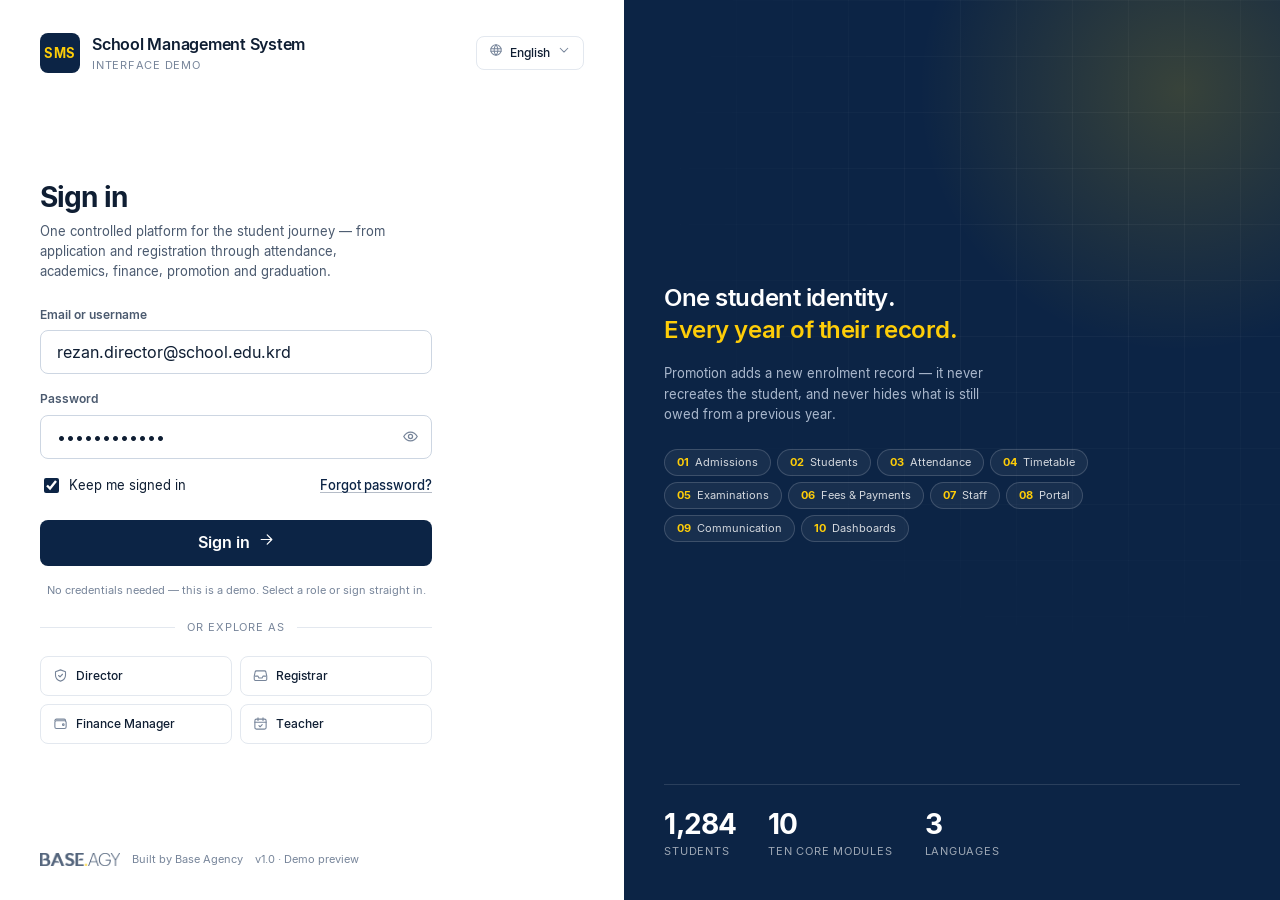
<file: index.html>
<!doctype html>
<html lang="en" dir="ltr">
<head>
<meta charset="utf-8">
<meta name="viewport" content="width=device-width, initial-scale=1">
<title>Sign in · School Management System</title>
<meta name="description" content="School Management System — interface demo by Base Agency.">
<meta name="color-scheme" content="light">
<link rel="icon" href="data:image/svg+xml,%3Csvg xmlns='http://www.w3.org/2000/svg' viewBox='0 0 32 32'%3E%3Crect width='32' height='32' rx='7' fill='%230c2445'/%3E%3Ctext x='16' y='22' font-family='system-ui,sans-serif' font-size='15' font-weight='700' fill='%23fecd08' text-anchor='middle'%3ES%3C/text%3E%3C/svg%3E">
<link rel="preload" href="static/fonts/BaseMeridionEnglish-SemiBold.woff2" as="font" type="font/woff2" crossorigin>
<link rel="stylesheet" href="static/css/tokens.css">
<link rel="stylesheet" href="static/css/app.css">
<link rel="stylesheet" href="static/css/login.css">
</head>
<body>

<main class="login">

  <!-- ================= Form side ================= -->
  <section class="login__form-side">

    <header class="login__brand">
      <span class="login__crest" aria-hidden="true">SMS</span>
      <span>
        <span class="login__brand-name" data-i18n="app.name">School Management System</span>
        <span class="login__brand-sub" data-i18n="app.tagline">Interface demo</span>
      </span>

      <div class="login__lang">
        <button type="button" id="langBtn" aria-haspopup="true" aria-expanded="false">
          <span id="langIcon" aria-hidden="true"></span>
          <span id="langLabel">English</span>
          <span id="langCaret" aria-hidden="true"></span>
        </button>
      </div>
    </header>

    <div class="login__center">
      <h1 class="login__title" data-i18n="login.title">Sign in</h1>
      <p class="login__lede" data-i18n="login.lede">One controlled platform for the student journey.</p>

      <form class="login__fields" id="loginForm" novalidate>

        <div class="login__field">
          <label class="login__label" for="userField" data-i18n="login.email">Email or username</label>
          <div class="login__input-wrap">
            <input class="login__input" id="userField" name="username" type="text"
                   autocomplete="username" value="rezan.director@school.edu.krd" spellcheck="false">
          </div>
        </div>

        <div class="login__field">
          <label class="login__label" for="pwField" data-i18n="login.password">Password</label>
          <div class="login__input-wrap">
            <!-- password managers and paste stay enabled -->
            <input class="login__input login__input--pw" id="pwField" name="password" type="password"
                   autocomplete="current-password" value="demo-preview">
            <button class="login__reveal" type="button" id="revealBtn"
                    aria-pressed="false" aria-label="Show password"></button>
          </div>
        </div>

        <div class="login__row">
          <label class="login__check">
            <input type="checkbox" class="box" checked>
            <span data-i18n="login.remember">Keep me signed in</span>
          </label>
          <a class="login__link" href="#" data-i18n="login.forgot">Forgot password?</a>
        </div>

        <button class="login__submit" type="submit" id="submitBtn">
          <span id="submitLabel" data-i18n="login.submit">Sign in</span>
          <span id="submitIcon" aria-hidden="true"></span>
        </button>

        <p class="field__help" style="text-align:center" data-i18n="login.hint">
          No credentials needed — this is a demo.
        </p>
      </form>

      <div class="login__divider"><span data-i18n="login.orRole">Or explore as</span></div>

      <div class="login__roles" id="roleGrid"></div>
    </div>

    <footer class="login__foot">
      <img src="static/img/base-logo-navy.png" alt="Base Agency">
      <span data-i18n="app.byBase">Built by Base Agency</span>
      <span class="push">v1.0 · <span data-i18n="app.demo">Demo preview</span></span>
    </footer>
  </section>

  <!-- ================= Brand side ================= -->
  <aside class="login__brand-side on-dark" aria-hidden="true">
    <div class="login__mesh"></div>
    <div class="login__glow"></div>

    <div class="login__panel-top">
      <p class="login__quote" id="loginQuote" data-i18n="login.quote" data-i18n-html>
        One student identity. <em>Every year of their record.</em>
      </p>
      <p class="login__quote-sub" data-i18n="login.quoteSub">
        Promotion adds a new enrolment record.
      </p>
      <div class="login__modules" id="moduleChips"></div>
    </div>

    <div class="login__panel-bottom">
      <div class="login__stats">
        <div>
          <div class="login__stat-value">1,284</div>
          <div class="login__stat-label" data-i18n="n.students">Students</div>
        </div>
        <div>
          <div class="login__stat-value">10</div>
          <div class="login__stat-label" data-i18n="login.tenModules">Ten core modules</div>
        </div>
        <div>
          <div class="login__stat-value">3</div>
          <div class="login__stat-label" data-i18n="login.languages">Languages</div>
        </div>
      </div>
    </div>
  </aside>
</main>

<div class="toaster" id="toaster" aria-live="polite" aria-atomic="false"></div>

<script src="static/js/icons.js"></script>
<script src="static/js/i18n.js"></script>
<script>
(function () {
  "use strict";
  var t = I18n.t;

  /* ---- Icons ---------------------------------------------------------- */
  document.getElementById("langIcon").innerHTML   = Icon("globe", { size: 14 });
  document.getElementById("langCaret").innerHTML  = Icon("chevronDown", { size: 12 });
  document.getElementById("submitIcon").innerHTML = Icon("arrowRight", { size: 17 });
  document.getElementById("revealBtn").innerHTML  = Icon("eye", { size: 17 });

  /* ---- The ten modules, named on the brand panel ----------------------- */
  var MODULE_KEYS = [
    "mod.admissions.short", "mod.students.short", "mod.attendance.short",
    "mod.timetable.short", "mod.exams.short", "mod.fees.short",
    "mod.staff.short", "mod.portal.short", "mod.comms.short", "mod.reports.short"
  ];
  function paintChips() {
    document.getElementById("moduleChips").innerHTML = MODULE_KEYS.map(function (k, i) {
      return '<span class="login__module"><b>' +
        String(i + 1).padStart(2, "0") + '</b>' + t(k) + "</span>";
    }).join("");
  }

  /* ---- Role shortcuts — each lands on the module that role lives in ---- */
  var ROLES = [
    { key: "role.director",  icon: "shield",      route: "reports" },
    { key: "role.registrar", icon: "inbox",       route: "admissions" },
    { key: "role.finance",   icon: "wallet",      route: "fees" },
    { key: "role.teacher",   icon: "calendarCheck", route: "attendance" }
  ];
  function paintRoles() {
    document.getElementById("roleGrid").innerHTML = ROLES.map(function (r) {
      return '<button class="login__role" type="button" data-route="' + r.route + '">' +
        Icon(r.icon, { size: 15 }) + "<span>" + t(r.key) + "</span></button>";
    }).join("");
  }

  /* ---- Language menu --------------------------------------------------- */
  var langBtn = document.getElementById("langBtn");
  var langMenu = null;

  function closeLangMenu() {
    if (!langMenu) { return; }
    langMenu.remove(); langMenu = null;
    langBtn.setAttribute("aria-expanded", "false");
    document.removeEventListener("click", onDocClick, true);
    document.removeEventListener("keydown", onMenuKey, true);
  }
  function onDocClick(e) {
    if (langMenu && !langMenu.contains(e.target) && !langBtn.contains(e.target)) { closeLangMenu(); }
  }
  function onMenuKey(e) {
    if (e.key === "Escape") { closeLangMenu(); langBtn.focus(); }
  }
  langBtn.addEventListener("click", function () {
    if (langMenu) { closeLangMenu(); return; }
    langMenu = document.createElement("div");
    langMenu.className = "menu";
    langMenu.setAttribute("role", "menu");
    langMenu.innerHTML = '<div class="menu__label">' + t("act.language") + "</div>" +
      I18n.all().map(function (l) {
        return '<button type="button" role="menuitemradio" data-lang="' + l.code + '" aria-checked="' +
          (l.code === I18n.get()) + '">' + l.meta.native +
          '<span class="muted text-xs" style="margin-inline-start:6px">' + l.meta.short + "</span></button>";
      }).join("");
    var box = langBtn.getBoundingClientRect();
    langMenu.style.top = (box.bottom + window.scrollY + 6) + "px";
    langMenu.style.insetInlineStart = "auto";
    langMenu.style.left = Math.max(12, box.right - 200) + "px";
    document.body.appendChild(langMenu);
    langBtn.setAttribute("aria-expanded", "true");
    langMenu.querySelector("button").focus();
    langMenu.addEventListener("click", function (e) {
      var b = e.target.closest("button[data-lang]");
      if (!b) { return; }
      I18n.set(b.getAttribute("data-lang"));
      closeLangMenu();
      langBtn.focus();
    });
    setTimeout(function () {
      document.addEventListener("click", onDocClick, true);
      document.addEventListener("keydown", onMenuKey, true);
    }, 0);
  });

  /* ---- Password reveal ------------------------------------------------- */
  var pw = document.getElementById("pwField");
  var reveal = document.getElementById("revealBtn");
  reveal.addEventListener("click", function () {
    var shown = pw.type === "text";
    pw.type = shown ? "password" : "text";
    reveal.setAttribute("aria-pressed", String(!shown));
    reveal.setAttribute("aria-label", shown ? t("login.showPassword") : t("login.hidePassword"));
    reveal.innerHTML = Icon(shown ? "eye" : "eyeOff", { size: 17 });
  });

  /* ---- Sign in: any click gets you in --------------------------------- */
  var submitBtn = document.getElementById("submitBtn");
  var busy = false;

  function enter(route) {
    if (busy) { return; }
    busy = true;
    submitBtn.setAttribute("data-busy", "true");
    document.getElementById("submitLabel").textContent = t("login.signingIn");
    document.getElementById("submitIcon").innerHTML = '<span class="spinner"></span>';
    var reduce = window.matchMedia("(prefers-reduced-motion: reduce)").matches;
    setTimeout(function () {
      window.location.href = "app.html#/" + (route || "reports");
    }, reduce ? 0 : 480);
  }

  document.getElementById("loginForm").addEventListener("submit", function (e) {
    e.preventDefault();
    enter("reports");
  });
  document.getElementById("roleGrid").addEventListener("click", function (e) {
    var b = e.target.closest("button[data-route]");
    if (b) { enter(b.getAttribute("data-route")); }
  });

  /* ---- Language application ------------------------------------------- */
  function refresh() {
    var m = I18n.meta();
    document.getElementById("langLabel").textContent = m.native;
    reveal.setAttribute("aria-label", pw.type === "text" ? t("login.hidePassword") : t("login.showPassword"));
    paintChips();
    paintRoles();
  }
  I18n.onChange(refresh);
  I18n.restore();
  refresh();
})();
</script>
</body>
</html>
</file>
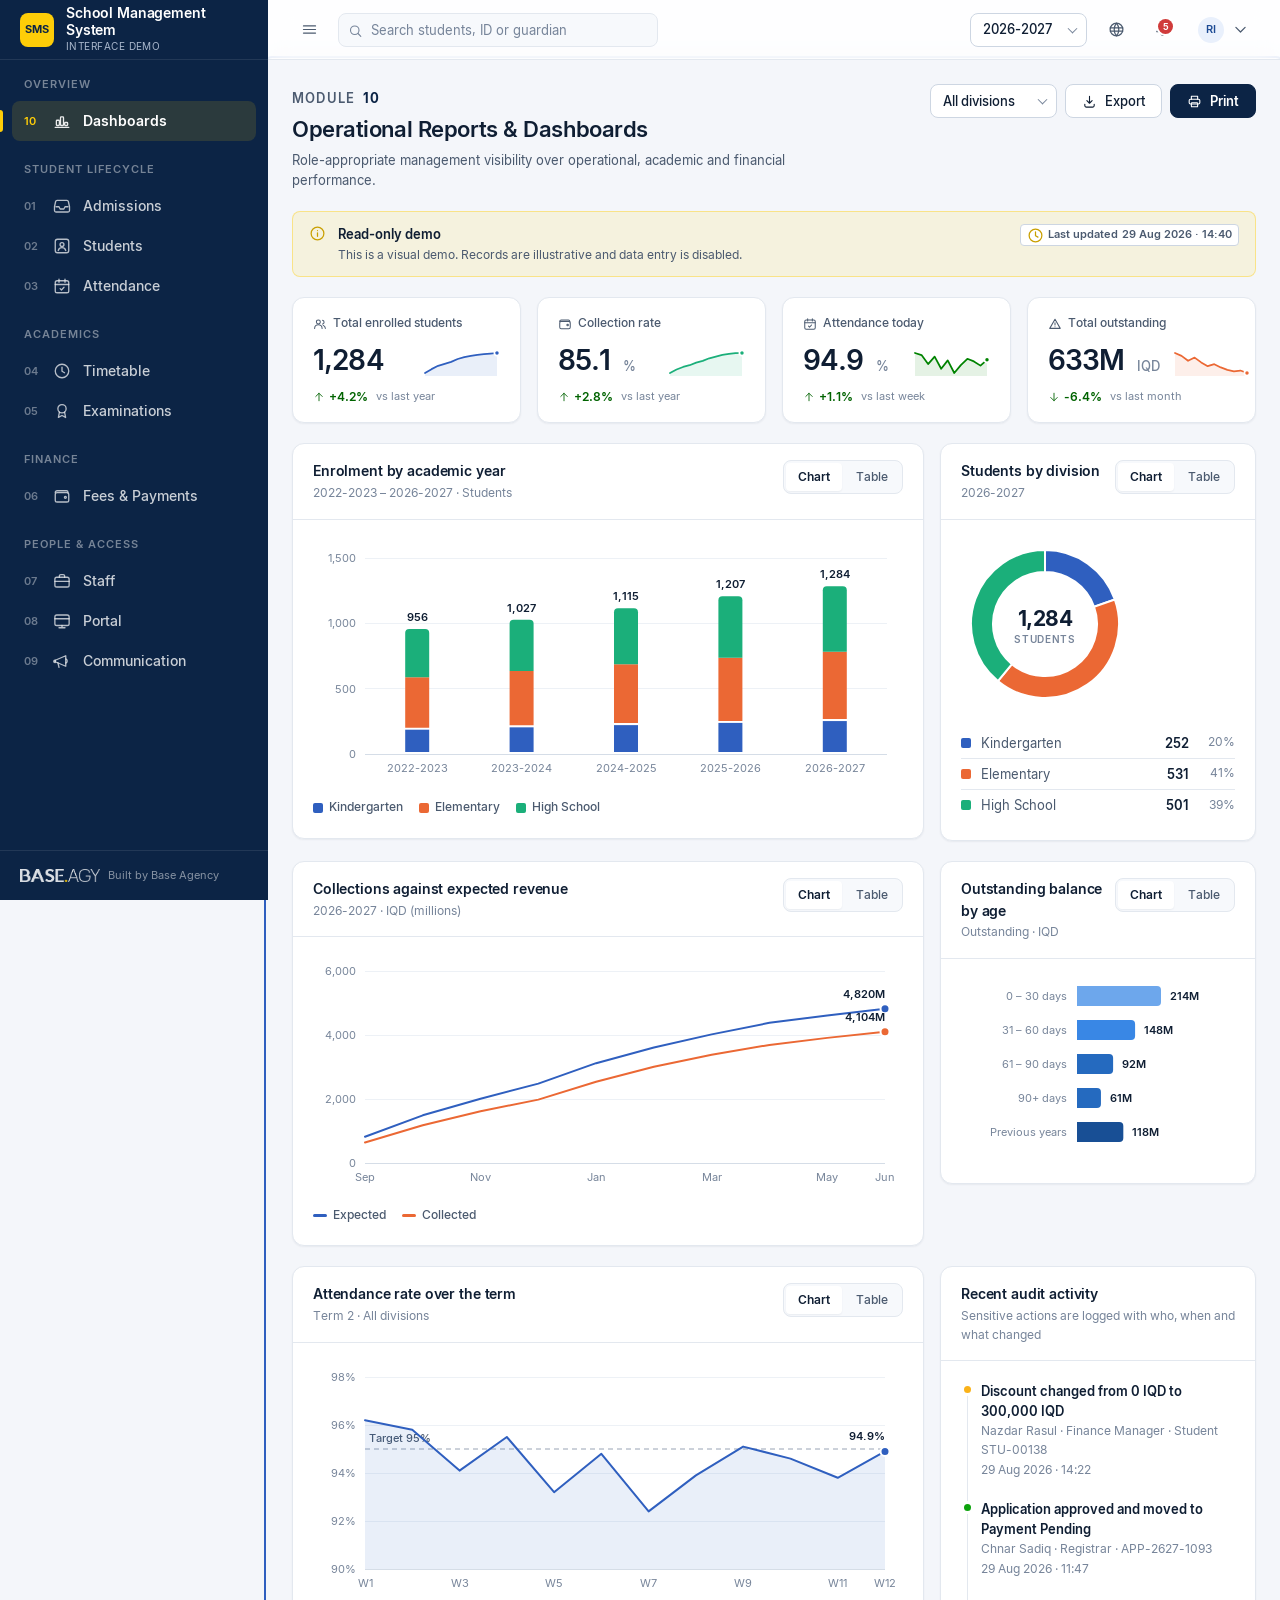
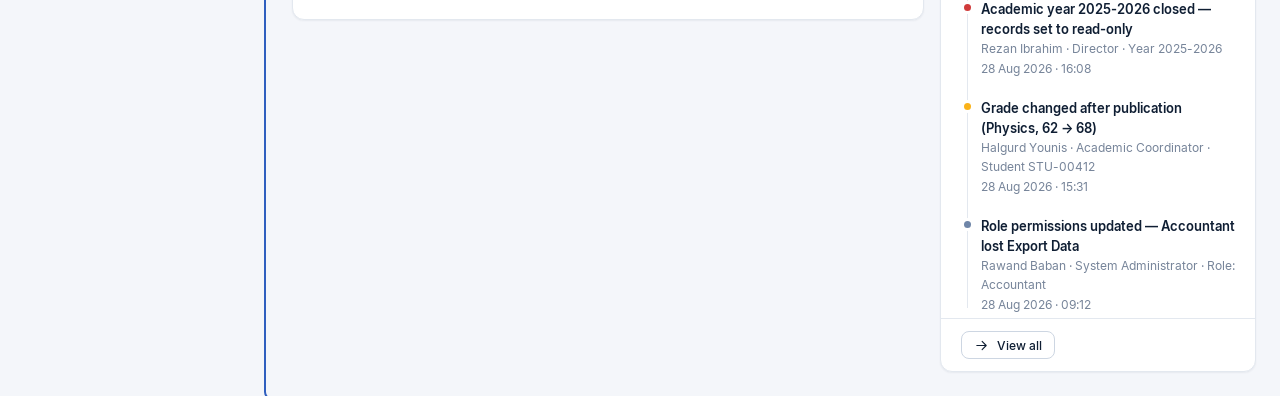
<file: app.html>
<!doctype html>
<html lang="en" dir="ltr">
<head>
<meta charset="utf-8">
<meta name="viewport" content="width=device-width, initial-scale=1">
<title>School Management System</title>
<meta name="description" content="School Management System — interface demo. Ten core modules, by Base Agency.">
<meta name="color-scheme" content="light">
<link rel="icon" href="data:image/svg+xml,%3Csvg xmlns='http://www.w3.org/2000/svg' viewBox='0 0 32 32'%3E%3Crect width='32' height='32' rx='7' fill='%230c2445'/%3E%3Ctext x='16' y='22' font-family='system-ui,sans-serif' font-size='15' font-weight='700' fill='%23fecd08' text-anchor='middle'%3ES%3C/text%3E%3C/svg%3E">
<link rel="preload" href="static/fonts/BaseMeridionEnglish-Regular.woff2" as="font" type="font/woff2" crossorigin>
<link rel="preload" href="static/fonts/BaseMeridionEnglish-SemiBold.woff2" as="font" type="font/woff2" crossorigin>
<link rel="stylesheet" href="static/css/tokens.css">
<link rel="stylesheet" href="static/css/app.css">
<link rel="stylesheet" href="static/css/charts.css">
<link rel="stylesheet" href="static/css/modules.css">
</head>
<body>

<a class="skip-link" href="#main" data-i18n="act.skipToContent">Skip to main content</a>

<div class="app">

  <!-- ===================== Sidebar ===================== -->
  <nav class="sidebar on-dark" id="sidebar" aria-label="Modules">
    <div class="sidebar__brand">
      <span class="sidebar__crest" aria-hidden="true">SMS</span>
      <span class="sidebar__wordmark">
        <span class="sidebar__name" data-i18n="app.name">School Management System</span>
        <span class="sidebar__sub" data-i18n="app.tagline">Interface demo</span>
      </span>
    </div>

    <div class="sidebar__scroll" id="navScroll"></div>

    <div class="sidebar__foot">
      <img src="static/img/base-logo-white.png" alt="">
      <span data-i18n="app.byBase">Built by Base Agency</span>
    </div>
  </nav>

  <!-- ===================== Main ===================== -->
  <div class="main">
    <header class="topbar">
      <button class="btn btn--icon topbar__menu" id="menuBtn" aria-label="Open navigation"
              aria-expanded="false" aria-controls="sidebar"></button>

      <div class="search hide-sm">
        <span class="search__icon" id="searchIcon"></span>
        <input type="search" id="globalSearch" autocomplete="off"
               placeholder="Search students, ID or guardian" aria-label="Search students">
      </div>

      <span class="topbar__spacer"></span>

      <span class="select hide-sm">
        <select id="yearSelect" aria-label="Academic year"></select>
      </span>

      <button class="btn btn--icon" id="langBtn" aria-label="Language" aria-haspopup="true" aria-expanded="false"></button>
      <button class="btn btn--icon" id="bellBtn" aria-label="Notifications" aria-haspopup="true" aria-expanded="false"></button>
      <button class="btn btn--icon" id="userBtn" aria-label="Account" aria-haspopup="true" aria-expanded="false"
              style="width:auto;padding-inline:6px;gap:8px"></button>
    </header>

    <main class="content" id="main" tabindex="-1"></main>
  </div>
</div>

<div class="toaster" id="toaster" aria-live="polite" aria-atomic="false"></div>

<script src="static/js/icons.js"></script>
<script src="static/js/i18n.js"></script>
<script src="static/js/data.js"></script>
<script src="static/js/charts.js"></script>
<script src="static/js/ui.js"></script>

<script src="static/js/views/reports.js"></script>
<script src="static/js/views/admissions.js"></script>
<script src="static/js/views/students.js"></script>
<script src="static/js/views/attendance.js"></script>
<script src="static/js/views/timetable.js"></script>
<script src="static/js/views/exams.js"></script>
<script src="static/js/views/fees.js"></script>
<script src="static/js/views/staff.js"></script>
<script src="static/js/views/portal.js"></script>
<script src="static/js/views/comms.js"></script>

<script src="static/js/app.js"></script>
</body>
</html>
</file>
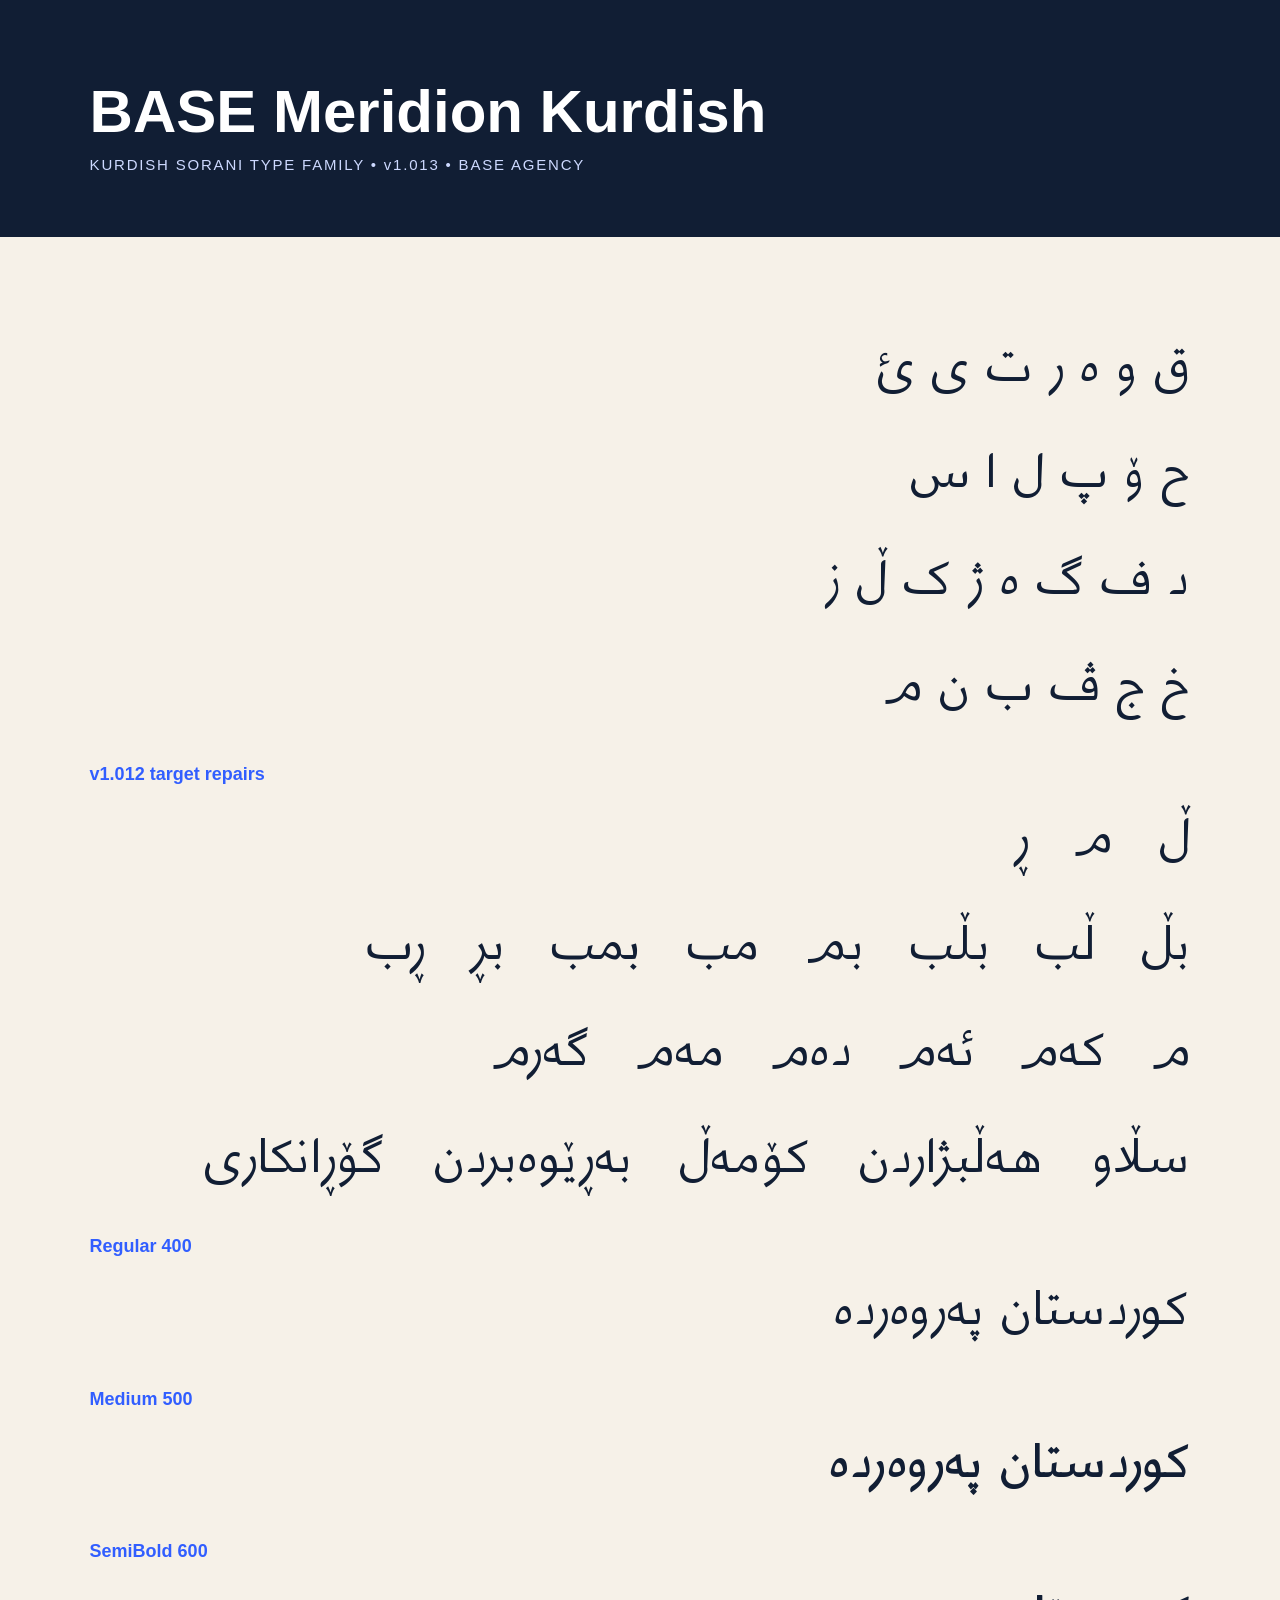
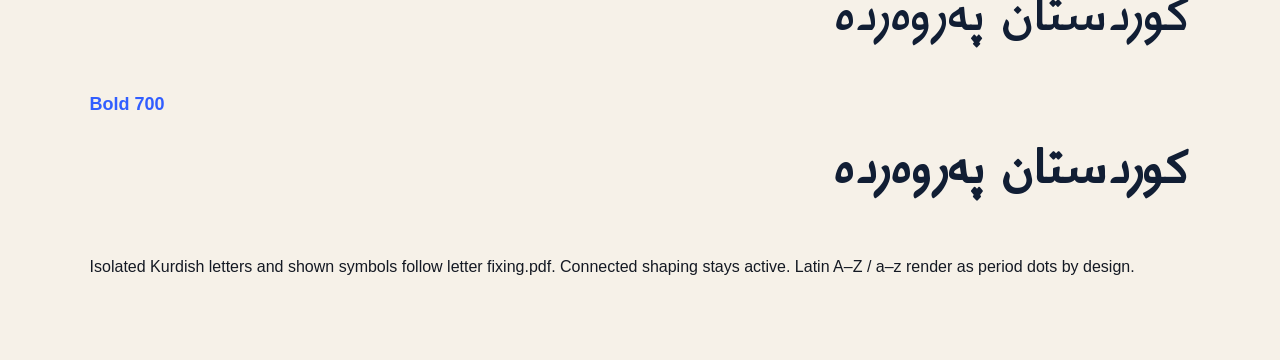
<file: base kurdish font/specimen/BASEMeridionKurdish-Specimen.html>
<!doctype html><html lang="ckb" dir="rtl"><head><meta charset="utf-8">
<title>BASE Meridion Kurdish</title><style>@font-face{font-family:'BASE Meridion Kurdish';src:url('../fonts/BASEMeridionKurdish-Regular.woff2') format('woff2');font-weight:400;font-style:normal;font-display:swap}
@font-face{font-family:'BASE Meridion Kurdish';src:url('../fonts/BASEMeridionKurdish-Medium.woff2') format('woff2');font-weight:500;font-style:normal;font-display:swap}
@font-face{font-family:'BASE Meridion Kurdish';src:url('../fonts/BASEMeridionKurdish-SemiBold.woff2') format('woff2');font-weight:600;font-style:normal;font-display:swap}
@font-face{font-family:'BASE Meridion Kurdish';src:url('../fonts/BASEMeridionKurdish-Bold.woff2') format('woff2');font-weight:700;font-style:normal;font-display:swap}
body{margin:0;background:#f6f1e8;color:#111e34;font-family:'BASE Meridion Kurdish',sans-serif}
header{background:#111e34;color:#fff;padding:6vw 7vw 5vw}
h1{font-family:Arial,sans-serif;direction:ltr;margin:0;font-size:60px}
.sub{font-family:Arial,sans-serif;direction:ltr;color:#cdd9ff;letter-spacing:.12em;font-size:15px;margin-top:10px}
main{max-width:1150px;margin:auto;padding:6vw 7vw}
p{font-size:56px;line-height:1.7;margin:.2em 0}
.lab{font-family:Arial,sans-serif;direction:ltr;color:#315eff;font-weight:bold;font-size:18px;margin-top:1.4em}
.r{font-weight:400}.m{font-weight:500}.s{font-weight:600}.b{font-weight:700}
.note{font-family:Arial,sans-serif;direction:ltr;color:#141923;font-size:16px;margin-top:2em}
.latin{direction:ltr;text-align:left}</style></head>
<body><header><h1>BASE Meridion Kurdish</h1><div class="sub">KURDISH SORANI TYPE FAMILY &bull; v1.013 &bull; BASE AGENCY</div></header>
<main>
<p class="r">ق و ه ر ت ی ئ</p>
<p class="r">ح ۆ پ ل ا س</p>
<p class="r">د ف گ ە ژ ک ڵ ز</p>
<p class="r">خ ج ڤ ب ن م</p>
<div class="lab">v1.012 target repairs</div>
<p class="r">ڵ &nbsp; م &nbsp; ڕ</p>
<p class="r">بڵ &nbsp; ڵب &nbsp; بڵب &nbsp; بم &nbsp; مب &nbsp; بمب &nbsp; بڕ &nbsp; ڕب</p>
<p class="r">م &nbsp; کەم &nbsp; ئەم &nbsp; دەم &nbsp; مەم &nbsp; گەرم</p>
<p class="r">سڵاو &nbsp; هەڵبژاردن &nbsp; کۆمەڵ &nbsp; بەڕێوەبردن &nbsp; گۆڕانکاری</p>
<div class="lab">Regular 400</div><p class="r">کوردستان پەروەردە</p>
<div class="lab">Medium 500</div><p class="m">کوردستان پەروەردە</p>
<div class="lab">SemiBold 600</div><p class="s">کوردستان پەروەردە</p>
<div class="lab">Bold 700</div><p class="b">کوردستان پەروەردە</p>
<p class="note">Isolated Kurdish letters and shown symbols follow letter fixing.pdf. Connected shaping stays active. Latin A&ndash;Z / a&ndash;z render as period dots by design.</p>
</main></body></html>
</file>
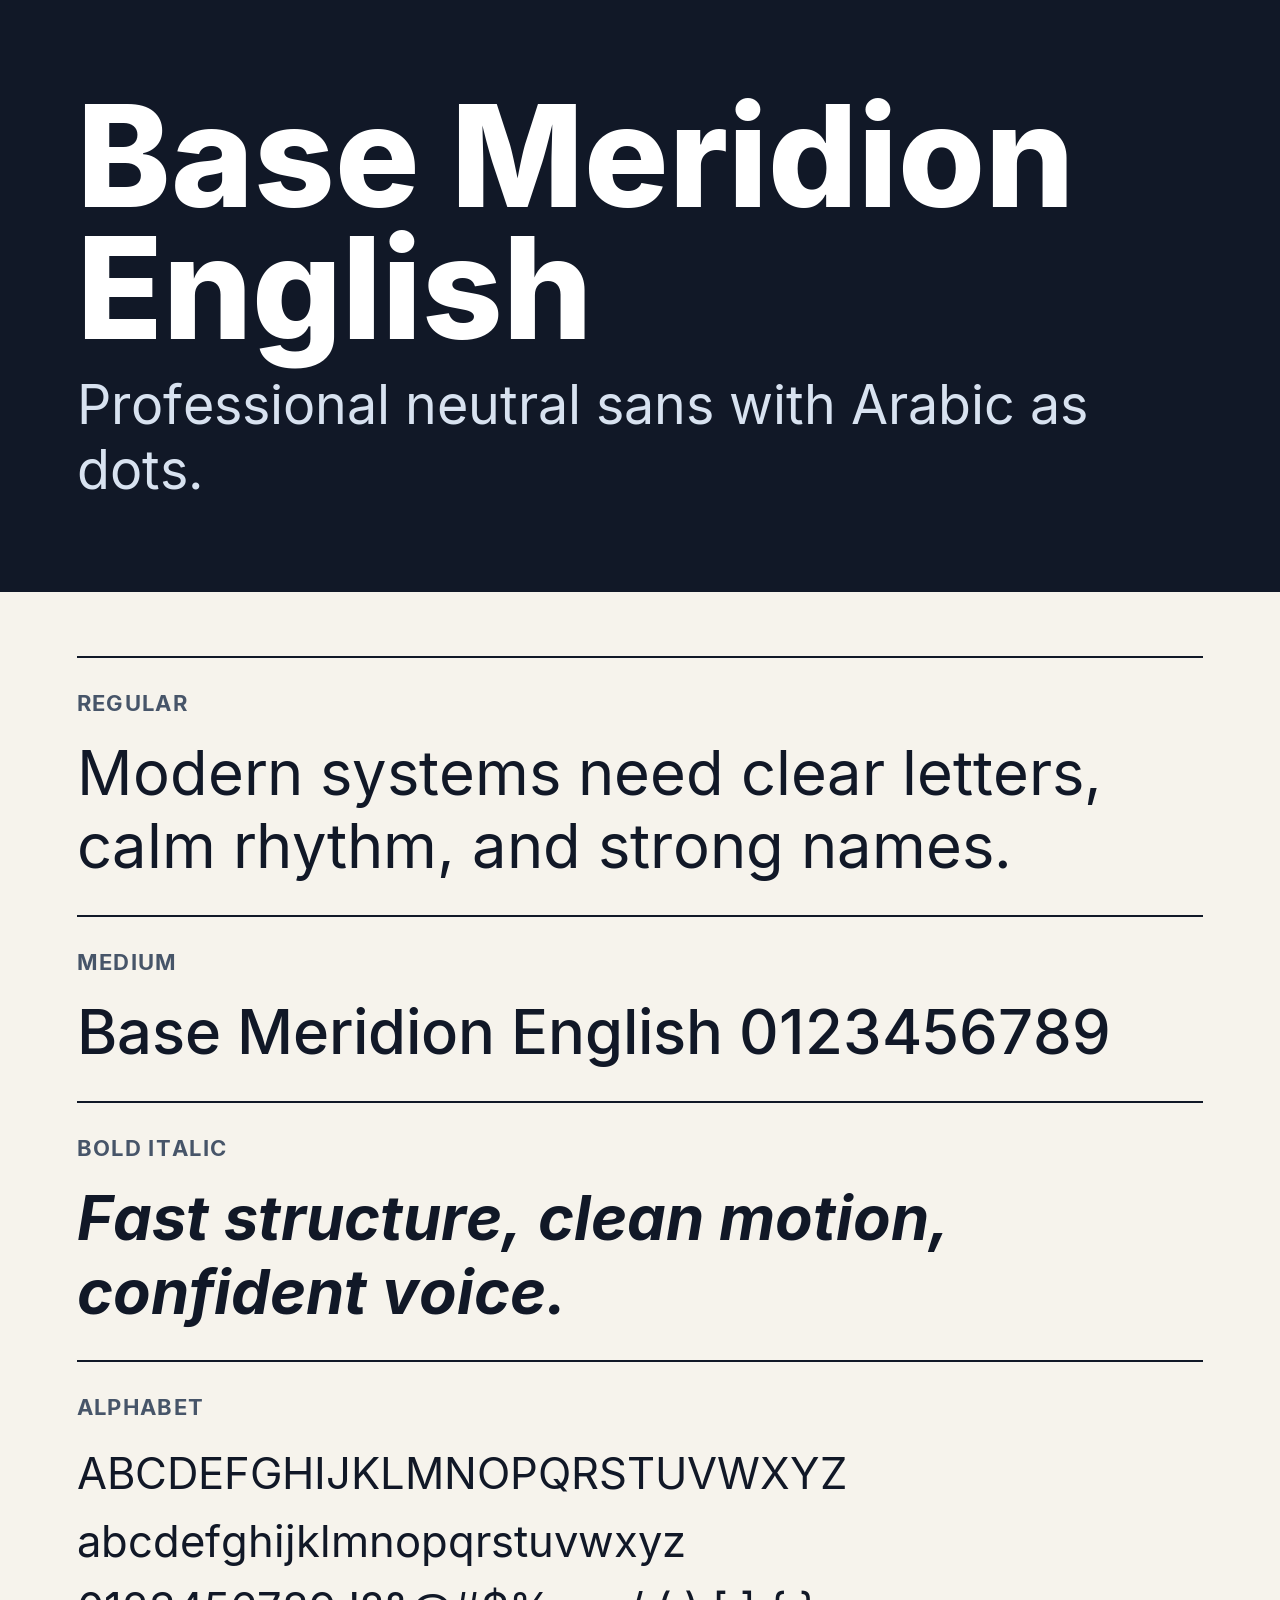
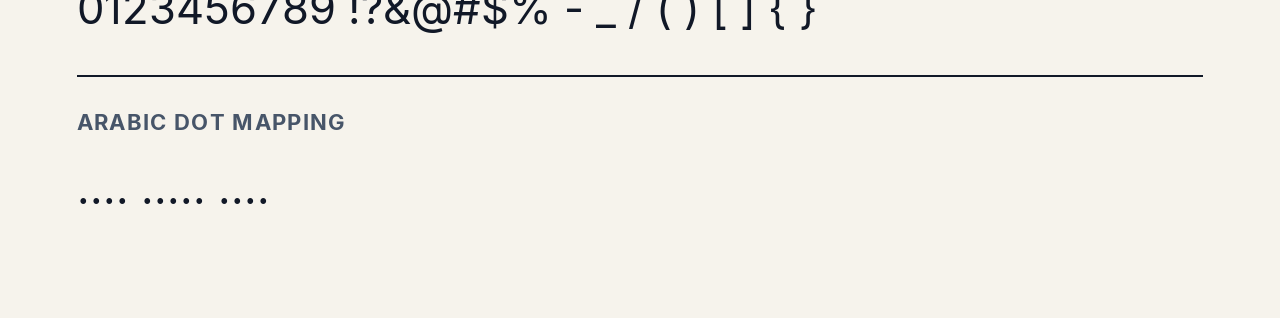
<file: base english font/dist-base-meridion-english/specimen/BaseMeridionEnglish-Specimen.html>
<!doctype html>
<html lang="en">
<head>
<meta charset="utf-8">
<meta name="viewport" content="width=device-width, initial-scale=1">
<title>Base Meridion English Specimen</title>
<style>
@font-face{font-family:BaseMeridionEnglish;src:url('../fonts/BaseMeridionEnglish-Thin.woff2') format('woff2');font-weight:100;font-style:normal;font-display:swap}
@font-face{font-family:BaseMeridionEnglish;src:url('../fonts/BaseMeridionEnglish-ThinItalic.woff2') format('woff2');font-weight:100;font-style:italic;font-display:swap}
@font-face{font-family:BaseMeridionEnglish;src:url('../fonts/BaseMeridionEnglish-ExtraLight.woff2') format('woff2');font-weight:200;font-style:normal;font-display:swap}
@font-face{font-family:BaseMeridionEnglish;src:url('../fonts/BaseMeridionEnglish-ExtraLightItalic.woff2') format('woff2');font-weight:200;font-style:italic;font-display:swap}
@font-face{font-family:BaseMeridionEnglish;src:url('../fonts/BaseMeridionEnglish-Light.woff2') format('woff2');font-weight:300;font-style:normal;font-display:swap}
@font-face{font-family:BaseMeridionEnglish;src:url('../fonts/BaseMeridionEnglish-LightItalic.woff2') format('woff2');font-weight:300;font-style:italic;font-display:swap}
@font-face{font-family:BaseMeridionEnglish;src:url('../fonts/BaseMeridionEnglish-Regular.woff2') format('woff2');font-weight:400;font-style:normal;font-display:swap}
@font-face{font-family:BaseMeridionEnglish;src:url('../fonts/BaseMeridionEnglish-Italic.woff2') format('woff2');font-weight:400;font-style:italic;font-display:swap}
@font-face{font-family:BaseMeridionEnglish;src:url('../fonts/BaseMeridionEnglish-Medium.woff2') format('woff2');font-weight:500;font-style:normal;font-display:swap}
@font-face{font-family:BaseMeridionEnglish;src:url('../fonts/BaseMeridionEnglish-MediumItalic.woff2') format('woff2');font-weight:500;font-style:italic;font-display:swap}
@font-face{font-family:BaseMeridionEnglish;src:url('../fonts/BaseMeridionEnglish-SemiBold.woff2') format('woff2');font-weight:600;font-style:normal;font-display:swap}
@font-face{font-family:BaseMeridionEnglish;src:url('../fonts/BaseMeridionEnglish-SemiBoldItalic.woff2') format('woff2');font-weight:600;font-style:italic;font-display:swap}
@font-face{font-family:BaseMeridionEnglish;src:url('../fonts/BaseMeridionEnglish-Bold.woff2') format('woff2');font-weight:700;font-style:normal;font-display:swap}
@font-face{font-family:BaseMeridionEnglish;src:url('../fonts/BaseMeridionEnglish-BoldItalic.woff2') format('woff2');font-weight:700;font-style:italic;font-display:swap}
@font-face{font-family:BaseMeridionEnglish;src:url('../fonts/BaseMeridionEnglish-Black.woff2') format('woff2');font-weight:900;font-style:normal;font-display:swap}
@font-face{font-family:BaseMeridionEnglish;src:url('../fonts/BaseMeridionEnglish-BlackItalic.woff2') format('woff2');font-weight:900;font-style:italic;font-display:swap}
@font-face{font-family:BaseMeridionEnglish;src:url('../fonts/BaseMeridionEnglish-Super.woff2') format('woff2');font-weight:1000;font-style:normal;font-display:swap}
@font-face{font-family:BaseMeridionEnglish;src:url('../fonts/BaseMeridionEnglish-SuperItalic.woff2') format('woff2');font-weight:1000;font-style:italic;font-display:swap}
*{box-sizing:border-box}
body{margin:0;background:#f6f3ec;color:#111827;font-family:BaseMeridionEnglish,sans-serif}
header{padding:7vw 6vw;background:#111827;color:white}
h1{font-size:clamp(54px,11vw,160px);line-height:.94;margin:0;font-weight:900}
header p{font-size:clamp(26px,4.2vw,60px);margin:.35em 0 0;font-weight:400;color:#d8e2f0}
main{padding:5vw 6vw;max-width:1280px;margin:auto}
section{border-top:2px solid #111827;padding:32px 0}
h2{font-size:22px;text-transform:uppercase;letter-spacing:.06em;margin:0 0 20px;color:#475569}
p{font-size:clamp(30px,4.8vw,72px);line-height:1.2;margin:0}
.alphabet{font-size:clamp(24px,3.4vw,48px);line-height:1.55;word-break:break-word}
.medium{font-weight:500}.semibold{font-weight:600}.bold{font-weight:700}.black{font-weight:900}.italic{font-style:italic}
</style>
</head>
<body>
<header><h1>Base Meridion English</h1><p>Professional neutral sans with Arabic as dots.</p></header>
<main>
<section><h2>Regular</h2><p>Modern systems need clear letters, calm rhythm, and strong names.</p></section>
<section><h2>Medium</h2><p class="medium">Base Meridion English 0123456789</p></section>
<section><h2>Bold Italic</h2><p class="bold italic">Fast structure, clean motion, confident voice.</p></section>
<section><h2>Alphabet</h2><p class="alphabet">ABCDEFGHIJKLMNOPQRSTUVWXYZ<br>abcdefghijklmnopqrstuvwxyz<br>0123456789 !?&amp;@#$% - _ / ( ) [ ] { }</p></section>
<section><h2>Arabic Dot Mapping</h2><p class="alphabet">&#x0633;&#x0644;&#x0627;&#x0645; &#x0643;&#x0648;&#x0631;&#x062F;&#x064A; &#x0639;&#x0631;&#x0628;&#x064A;</p></section>
</main>
</body>
</html>
</file>
<file: static/css/tokens.css>
/* ============================================================================
   School Management System — Design Tokens
   Style ............ Minimalism & Swiss (verified fit: enterprise dashboards)
   Brand ............ Base Agency navy #0C2445 + signal yellow #FECD08
   Series palette ... validated: lightness band / chroma floor / CVD ΔE 9.0
                     / normal-vision ΔE 19.9 on a #ffffff chart surface.
                     Contrast WARN on slots 3–5 is relieved by the table view
                     every chart ships with.
   ========================================================================= */

/* ---- Brand typeface ---------------------------------------------------- */
@font-face {
  font-family: "Base Meridion";
  src: url("../fonts/BaseMeridionEnglish-Regular.woff2") format("woff2");
  font-weight: 400; font-style: normal; font-display: swap;
}
@font-face {
  font-family: "Base Meridion";
  src: url("../fonts/BaseMeridionEnglish-Medium.woff2") format("woff2");
  font-weight: 500; font-style: normal; font-display: swap;
}
@font-face {
  font-family: "Base Meridion";
  src: url("../fonts/BaseMeridionEnglish-SemiBold.woff2") format("woff2");
  font-weight: 600; font-style: normal; font-display: swap;
}
@font-face {
  font-family: "Base Meridion";
  src: url("../fonts/BaseMeridionEnglish-Bold.woff2") format("woff2");
  font-weight: 700; font-style: normal; font-display: swap;
}
/* Kurdish / Arabic script cut of the same family */
@font-face {
  font-family: "Base Meridion Arabic";
  src: url("../fonts/BASEMeridionKurdish-Regular.woff2") format("woff2");
  font-weight: 400; font-style: normal; font-display: swap;
  /* Arabic script only — Latin and digits fall through to the English cut */
  unicode-range: U+0600-06FF, U+0750-077F, U+0870-088E, U+08A0-08FF,
                 U+FB50-FDFF, U+FE70-FEFF, U+200C-200F, U+2010-2011,
                 U+204F, U+2E41, U+FD3E-FD3F, U+1EE00-1EEFF;
}
@font-face {
  font-family: "Base Meridion Arabic";
  src: url("../fonts/BASEMeridionKurdish-Medium.woff2") format("woff2");
  font-weight: 500; font-style: normal; font-display: swap;
  /* Arabic script only — Latin and digits fall through to the English cut */
  unicode-range: U+0600-06FF, U+0750-077F, U+0870-088E, U+08A0-08FF,
                 U+FB50-FDFF, U+FE70-FEFF, U+200C-200F, U+2010-2011,
                 U+204F, U+2E41, U+FD3E-FD3F, U+1EE00-1EEFF;
}
@font-face {
  font-family: "Base Meridion Arabic";
  src: url("../fonts/BASEMeridionKurdish-SemiBold.woff2") format("woff2");
  font-weight: 600; font-style: normal; font-display: swap;
  /* Arabic script only — Latin and digits fall through to the English cut */
  unicode-range: U+0600-06FF, U+0750-077F, U+0870-088E, U+08A0-08FF,
                 U+FB50-FDFF, U+FE70-FEFF, U+200C-200F, U+2010-2011,
                 U+204F, U+2E41, U+FD3E-FD3F, U+1EE00-1EEFF;
}
@font-face {
  font-family: "Base Meridion Arabic";
  src: url("../fonts/BASEMeridionKurdish-Bold.woff2") format("woff2");
  font-weight: 700; font-style: normal; font-display: swap;
  /* Arabic script only — Latin and digits fall through to the English cut */
  unicode-range: U+0600-06FF, U+0750-077F, U+0870-088E, U+08A0-08FF,
                 U+FB50-FDFF, U+FE70-FEFF, U+200C-200F, U+2010-2011,
                 U+204F, U+2E41, U+FD3E-FD3F, U+1EE00-1EEFF;
}

:root {
  color-scheme: light;

  /* ---- Brand ----------------------------------------------------------- */
  --brand-navy:        #0c2445;
  --brand-navy-700:    #16345c;
  --brand-navy-600:    #1f4373;
  --brand-navy-300:    #6f86a8;
  --brand-yellow:      #fecd08;
  --brand-yellow-600:  #c99f00;

  /* ---- Surfaces -------------------------------------------------------- */
  --plane:             #f4f6fa;   /* page background                        */
  --surface:           #ffffff;   /* cards, chart surface                   */
  --surface-sunken:    #f7f9fc;   /* table headers, inset wells             */
  --surface-hover:     #f1f5fb;
  --sidebar:           #0c2445;
  --sidebar-hover:     #16345c;

  /* ---- Ink ------------------------------------------------------------- */
  --ink:               #0f1e33;
  --ink-secondary:     #4b5a6f;
  --ink-muted:         #77859a;
  --ink-on-dark:       #ffffff;
  --ink-on-dark-dim:   #a9b7cc;

  /* ---- Lines ----------------------------------------------------------- */
  --border:            #e3e8ef;
  --border-strong:     #cdd6e2;
  --gridline:          #edf1f6;
  --axis:              #d5dde7;

  /* ---- Status (fixed — never themed, never reused as a series) ---------- */
  --status-good:       #0ca30c;
  --status-good-bg:    #e8f7e8;
  --status-warning:    #fab219;
  --status-warning-bg: #fff5e0;
  --status-serious:    #ec835a;
  --status-serious-bg: #fdeee7;
  --status-critical:   #d03b3b;
  --status-critical-bg:#fbeaea;
  --status-info-bg:    #e9f0fc;
  --status-neutral-bg: #eef1f6;
  --success-text:      #006300;   /* accessible green for delta text        */

  /* ---- Categorical series (fixed order — never cycled, never by rank) --- */
  --series-1: #2f5fbf;   /* blue    */
  --series-2: #eb6834;   /* orange  */
  --series-3: #1baf7a;   /* aqua    */
  --series-4: #d9a406;   /* yellow  */
  --series-5: #e87ba4;   /* magenta */
  --series-6: #008300;   /* green   */

  /* ---- Sequential ramp (one hue, light → dark) ------------------------- */
  --seq-100: #cde2fb;
  --seq-200: #9ec5f4;
  --seq-300: #6da7ec;
  --seq-400: #3987e5;
  --seq-500: #256abf;
  --seq-600: #184f95;
  --seq-700: #0d366b;

  /* ---- Type ------------------------------------------------------------ */
  --font-ui: "Base Meridion", system-ui, -apple-system, "Segoe UI", sans-serif;
  --font-rtl: "Base Meridion Arabic", "Base Meridion", system-ui, sans-serif;

  --text-2xs: 0.6875rem;  /* 11px — table meta, chart ticks   */
  --text-xs:  0.75rem;    /* 12px — labels, pills             */
  --text-sm:  0.8125rem;  /* 13px — table body, secondary     */
  --text-base:0.875rem;   /* 14px — UI default                */
  --text-md:  1rem;       /* 16px — body prose                */
  --text-lg:  1.125rem;   /* 18px — card titles               */
  --text-xl:  1.375rem;   /* 22px — page titles               */
  --text-2xl: 1.75rem;    /* 28px — stat values               */
  --text-3xl: 2.5rem;     /* 40px — hero figure               */

  /* ---- Space (dense dashboard scale, 4px rhythm) ----------------------- */
  --space-1: 4px;   --space-2: 8px;   --space-3: 12px;  --space-4: 16px;
  --space-5: 20px;  --space-6: 24px;  --space-8: 32px;  --space-10: 40px;
  --space-12: 48px;

  /* ---- Radius & elevation ---------------------------------------------- */
  --radius-sm: 4px;
  --radius:    8px;
  --radius-lg: 12px;
  --radius-pill: 999px;

  --shadow-sm:  0 1px 2px rgba(12, 36, 69, 0.06);
  --shadow:     0 1px 3px rgba(12, 36, 69, 0.08), 0 1px 2px rgba(12, 36, 69, 0.04);
  --shadow-md:  0 4px 12px rgba(12, 36, 69, 0.10), 0 1px 3px rgba(12, 36, 69, 0.06);
  --shadow-lg:  0 12px 32px rgba(12, 36, 69, 0.14), 0 2px 8px rgba(12, 36, 69, 0.08);

  /* ---- Motion (shared tokens — one rhythm across the product) ---------- */
  --ease-out:   cubic-bezier(0.22, 0.61, 0.36, 1);
  --ease-in-out:cubic-bezier(0.4, 0, 0.2, 1);
  --dur-micro:  120ms;   /* hover, focus, press          */
  --dur-quick:  200ms;   /* pills, chips, tooltips       */
  --dur-panel:  260ms;   /* drawers, modals, menus       */

  /* ---- Layout ---------------------------------------------------------- */
  --sidebar-w: 268px;
  --topbar-h:  60px;
  --z-base: 0; --z-sticky: 20; --z-drawer: 60; --z-modal: 100; --z-toast: 200;
}

@media (prefers-reduced-motion: reduce) {
  :root { --dur-micro: 1ms; --dur-quick: 1ms; --dur-panel: 1ms; }
}
</file>
<file: static/css/app.css>
/* ============================================================================
   School Management System — Application shell, components, utilities
   ========================================================================= */

*, *::before, *::after { box-sizing: border-box; }

html { -webkit-text-size-adjust: 100%; }

body {
  margin: 0;
  font-family: var(--font-ui);
  font-size: var(--text-base);
  line-height: 1.55;
  color: var(--ink);
  background: var(--plane);
  -webkit-font-smoothing: antialiased;
  text-rendering: optimizeLegibility;
}

[dir="rtl"] body,
body[dir="rtl"] { font-family: var(--font-rtl); }

h1, h2, h3, h4, p, figure { margin: 0; }
ul, ol { margin: 0; padding: 0; list-style: none; }
img, svg { max-width: 100%; }
button, input, select, textarea { font: inherit; color: inherit; }
a { color: inherit; text-decoration: none; }

/* ---- Focus: never removed, always visible ------------------------------ */
:focus-visible {
  outline: 2px solid var(--series-1);
  outline-offset: 2px;
  border-radius: var(--radius-sm);
}
.on-dark :focus-visible { outline-color: var(--brand-yellow); }

.sr-only {
  position: absolute; width: 1px; height: 1px; padding: 0; margin: -1px;
  overflow: hidden; clip: rect(0 0 0 0); white-space: nowrap; border: 0;
}
.skip-link {
  position: absolute; inset-inline-start: var(--space-4); top: -100px;
  z-index: var(--z-toast); background: var(--surface); color: var(--ink);
  padding: var(--space-3) var(--space-5); border-radius: var(--radius);
  box-shadow: var(--shadow-lg); font-weight: 600;
  transition: top var(--dur-quick) var(--ease-out);
}
.skip-link:focus { top: var(--space-4); }

/* ============================================================================
   APP FRAME
   ========================================================================= */

.app {
  display: grid;
  grid-template-columns: var(--sidebar-w) minmax(0, 1fr);
  min-height: 100dvh;
}

/* ---- Sidebar ----------------------------------------------------------- */
.sidebar {
  grid-column: 1;
  background: var(--sidebar);
  color: var(--ink-on-dark);
  display: flex;
  flex-direction: column;
  position: sticky;
  top: 0;
  height: 100dvh;
  z-index: var(--z-drawer);
}

.sidebar__brand {
  display: flex;
  align-items: center;
  gap: var(--space-3);
  padding: 0 var(--space-5);
  height: var(--topbar-h);
  flex: 0 0 auto;
  border-bottom: 1px solid rgba(255, 255, 255, 0.09);
}
.sidebar__crest {
  width: 34px; height: 34px; flex: 0 0 auto;
  border-radius: var(--radius);
  background: var(--brand-yellow);
  color: var(--brand-navy);
  display: grid; place-items: center;
  /* three letters in a 34px tile — sized so the mark keeps its inset */
  font-weight: 700; font-size: var(--text-2xs); letter-spacing: 0.03em;
}
.sidebar__wordmark { min-width: 0; }
.sidebar__name {
  display: block;
  font-size: var(--text-base); font-weight: 600; letter-spacing: -0.01em;
  /* the product name is longer than the rail in all three languages —
     wrap it rather than truncating the word "System" to an ellipsis */
  line-height: 1.2;
}
.sidebar__sub {
  font-size: 10px; color: var(--ink-on-dark-dim);
  letter-spacing: 0.045em; text-transform: uppercase;
  display: block; white-space: nowrap;
  overflow: hidden; text-overflow: ellipsis;
}

.sidebar__scroll {
  flex: 1 1 auto;
  overflow-y: auto;
  padding: var(--space-4) var(--space-3) var(--space-6);
  scrollbar-width: thin;
  scrollbar-color: rgba(255,255,255,0.2) transparent;
}
.sidebar__scroll::-webkit-scrollbar { width: 8px; }
.sidebar__scroll::-webkit-scrollbar-thumb {
  background: rgba(255,255,255,0.16); border-radius: var(--radius-pill);
}

.navgroup + .navgroup { margin-top: var(--space-5); }
.navgroup__label {
  font-size: var(--text-2xs); font-weight: 600; letter-spacing: 0.09em;
  text-transform: uppercase; color: rgba(255, 255, 255, 0.44);
  padding: 0 var(--space-3) var(--space-2);
}

.navitem {
  display: flex; align-items: center; gap: var(--space-3);
  width: 100%; min-height: 40px;
  padding: var(--space-2) var(--space-3);
  border: 0; background: none; cursor: pointer;
  border-radius: var(--radius);
  color: rgba(255, 255, 255, 0.78);
  font-size: var(--text-base); font-weight: 500; text-align: start;
  position: relative;
  transition: background var(--dur-micro) var(--ease-out),
              color var(--dur-micro) var(--ease-out);
}
.navitem:hover { background: var(--sidebar-hover); color: #fff; }
.navitem__num {
  font-size: var(--text-2xs); font-weight: 600;
  font-variant-numeric: tabular-nums;
  color: rgba(255, 255, 255, 0.4);
  min-width: 17px; flex: 0 0 auto;
}
.navitem__icon { flex: 0 0 auto; width: 18px; height: 18px; opacity: 0.9; }
.navitem__label {
  min-width: 0; overflow: hidden; text-overflow: ellipsis; white-space: nowrap;
}
/* Active location: yellow rail + weight + surface — three channels, not colour alone */
.navitem[aria-current="page"] {
  background: rgba(254, 205, 8, 0.13);
  color: #fff; font-weight: 600;
}
.navitem[aria-current="page"] .navitem__num { color: var(--brand-yellow); }
.navitem[aria-current="page"]::before {
  content: ""; position: absolute;
  inset-inline-start: -12px; top: 50%; translate: 0 -50%;
  width: 3px; height: 22px;
  background: var(--brand-yellow);
  border-radius: 0 var(--radius-sm) var(--radius-sm) 0;
}
[dir="rtl"] .navitem[aria-current="page"]::before {
  border-radius: var(--radius-sm) 0 0 var(--radius-sm);
}

.sidebar__foot {
  flex: 0 0 auto;
  padding: var(--space-4) var(--space-5);
  border-top: 1px solid rgba(255, 255, 255, 0.09);
  font-size: var(--text-2xs);
  color: rgba(255, 255, 255, 0.5);
  display: flex; align-items: center; gap: var(--space-2);
}
.sidebar__foot img { height: 13px; width: auto; opacity: 0.85; }

/* ---- Main column ------------------------------------------------------- */
.main { grid-column: 2; min-width: 0; display: flex; flex-direction: column; }

.topbar {
  position: sticky; top: 0; z-index: var(--z-sticky);
  height: var(--topbar-h); flex: 0 0 auto;
  display: flex; align-items: center; gap: var(--space-3);
  padding: 0 var(--space-6);
  background: rgba(255, 255, 255, 0.88);
  backdrop-filter: blur(12px);
  border-bottom: 1px solid var(--border);
}
.topbar__menu { display: none; }
.topbar__spacer { flex: 1 1 auto; }

.search { position: relative; flex: 0 1 320px; min-width: 0; }
.search__icon {
  position: absolute; inset-inline-start: 10px; top: 50%; translate: 0 -50%;
  width: 15px; height: 15px; color: var(--ink-muted); pointer-events: none;
}
.search input {
  width: 100%; height: 34px;
  padding-inline: 32px var(--space-3);
  border: 1px solid var(--border); border-radius: var(--radius);
  background: var(--surface-sunken);
  font-size: var(--text-sm);
  transition: border-color var(--dur-micro) var(--ease-out),
              background var(--dur-micro) var(--ease-out);
}
.search input::placeholder { color: var(--ink-muted); }
.search input:hover { border-color: var(--border-strong); }
.search input:focus { background: var(--surface); border-color: var(--series-1); }

/* ---- Content ----------------------------------------------------------- */
.content {
  flex: 1 1 auto;
  padding: var(--space-6);
  display: flex; flex-direction: column; gap: var(--space-5);
  max-width: 1680px; width: 100%;
}

.pagehead { display: flex; align-items: flex-start; gap: var(--space-4); flex-wrap: wrap; }
.pagehead__text { flex: 1 1 320px; min-width: 0; }
.pagehead__eyebrow {
  display: inline-flex; align-items: center; gap: var(--space-2);
  font-size: var(--text-2xs); font-weight: 600; letter-spacing: 0.09em;
  text-transform: uppercase; color: var(--ink-muted);
  margin-bottom: var(--space-1);
}
.pagehead__eyebrow b { color: var(--brand-navy); font-variant-numeric: tabular-nums; }
.pagehead h1 {
  font-size: var(--text-xl); font-weight: 600; letter-spacing: -0.02em;
  text-wrap: balance;
}
.pagehead p {
  font-size: var(--text-sm); color: var(--ink-secondary);
  margin-top: var(--space-1); max-width: 68ch;
}
.pagehead__actions { display: flex; align-items: center; gap: var(--space-2); flex-wrap: wrap; }

/* ============================================================================
   CONTROLS
   ========================================================================= */

.btn {
  display: inline-flex; align-items: center; justify-content: center;
  gap: var(--space-2);
  min-height: 34px; padding: 0 var(--space-4);
  border: 1px solid var(--border-strong); border-radius: var(--radius);
  background: var(--surface); color: var(--ink);
  font-size: var(--text-sm); font-weight: 500; white-space: nowrap;
  cursor: pointer; touch-action: manipulation;
  transition: background var(--dur-micro) var(--ease-out),
              border-color var(--dur-micro) var(--ease-out),
              box-shadow var(--dur-micro) var(--ease-out);
}
.btn:hover { background: var(--surface-hover); border-color: var(--brand-navy-300); }
.btn:active { background: var(--surface-sunken); }
.btn svg { width: 15px; height: 15px; flex: 0 0 auto; }

.btn--primary {
  background: var(--brand-navy); border-color: var(--brand-navy);
  color: var(--ink-on-dark); font-weight: 600;
}
.btn--primary:hover { background: var(--brand-navy-700); border-color: var(--brand-navy-700); }
.btn--primary:active { background: var(--brand-navy-600); }

.btn--ghost { background: transparent; border-color: transparent; color: var(--ink-secondary); }
.btn--ghost:hover { background: var(--surface-hover); border-color: transparent; color: var(--ink); }

.btn--icon {
  width: 34px; padding: 0; flex: 0 0 auto;
  border-color: transparent; background: transparent; color: var(--ink-secondary);
  position: relative;
}
.btn--icon:hover { background: var(--surface-hover); border-color: var(--border); color: var(--ink); }
.btn--icon svg { width: 17px; height: 17px; }

.btn--sm { min-height: 28px; padding: 0 var(--space-3); font-size: var(--text-xs); }

.btn[disabled], .btn[aria-disabled="true"] { opacity: 0.45; cursor: not-allowed; }

/* Notification count on an icon button */
.btn--icon .dot {
  position: absolute; top: 5px; inset-inline-end: 5px;
  min-width: 15px; height: 15px; padding: 0 3px;
  border-radius: var(--radius-pill);
  background: var(--status-critical); color: #fff;
  font-size: 9px; font-weight: 700; line-height: 15px; text-align: center;
  font-variant-numeric: tabular-nums;
  box-shadow: 0 0 0 2px var(--surface);
}

/* Select */
.select { position: relative; display: inline-flex; align-items: center; }
.select select {
  appearance: none;
  min-height: 34px; padding-inline: var(--space-3) var(--space-8);
  border: 1px solid var(--border-strong); border-radius: var(--radius);
  background: var(--surface); font-size: var(--text-sm); font-weight: 500;
  cursor: pointer;
  transition: border-color var(--dur-micro) var(--ease-out);
}
.select select:hover { border-color: var(--brand-navy-300); }
.select::after {
  content: ""; position: absolute; inset-inline-end: 11px; top: 50%;
  width: 7px; height: 7px; translate: 0 -70%; rotate: 45deg;
  border-right: 1.5px solid var(--ink-muted); border-bottom: 1.5px solid var(--ink-muted);
  pointer-events: none;
}

/* Segmented control */
.segmented {
  display: inline-flex; padding: 2px; gap: 2px;
  background: var(--surface-sunken); border: 1px solid var(--border);
  border-radius: var(--radius);
}
.segmented button {
  min-height: 28px; padding: 0 var(--space-3);
  border: 0; border-radius: var(--radius-sm); background: transparent;
  font-size: var(--text-xs); font-weight: 500; color: var(--ink-secondary);
  cursor: pointer; white-space: nowrap;
  transition: background var(--dur-micro) var(--ease-out), color var(--dur-micro) var(--ease-out);
}
.segmented button:hover { color: var(--ink); }
.segmented button[aria-pressed="true"] {
  background: var(--surface); color: var(--ink); font-weight: 600;
  box-shadow: var(--shadow-sm);
}

/* Tabs */
.tabs {
  display: flex; gap: var(--space-1);
  border-bottom: 1px solid var(--border);
  overflow-x: auto; scrollbar-width: none;
}
.tabs::-webkit-scrollbar { display: none; }
.tabs button {
  position: relative; border: 0; background: none; cursor: pointer;
  padding: var(--space-3) var(--space-4);
  font-size: var(--text-sm); font-weight: 500; color: var(--ink-secondary);
  white-space: nowrap;
  transition: color var(--dur-micro) var(--ease-out);
}
.tabs button:hover { color: var(--ink); }
.tabs button[aria-selected="true"] { color: var(--brand-navy); font-weight: 600; }
.tabs button[aria-selected="true"]::after {
  content: ""; position: absolute; inset-inline: var(--space-3); bottom: -1px;
  height: 2px; background: var(--brand-navy); border-radius: 2px 2px 0 0;
}

/* Read-only field */
.field { display: flex; flex-direction: column; gap: 5px; min-width: 0; }
.field__label { font-size: var(--text-xs); font-weight: 600; color: var(--ink-secondary); }
.field__value {
  min-height: 34px; display: flex; align-items: center;
  padding: var(--space-2) var(--space-3);
  border: 1px solid var(--border); border-radius: var(--radius);
  background: var(--surface-sunken); color: var(--ink);
  font-size: var(--text-sm);
  overflow-wrap: anywhere;
}
.field__help { font-size: var(--text-2xs); color: var(--ink-muted); }

/* ============================================================================
   CARDS
   ========================================================================= */

.card {
  background: var(--surface);
  border: 1px solid var(--border);
  border-radius: var(--radius-lg);
  box-shadow: var(--shadow-sm);
  min-width: 0;
  display: flex; flex-direction: column;
}
.card__head {
  display: flex; align-items: flex-start; gap: var(--space-3);
  padding: var(--space-4) var(--space-5);
  border-bottom: 1px solid var(--border);
  flex: 0 0 auto;
}
.card__titles { flex: 1 1 auto; min-width: 0; }
.card__title { font-size: var(--text-base); font-weight: 600; letter-spacing: -0.01em; }
.card__sub { font-size: var(--text-xs); color: var(--ink-muted); margin-top: 2px; }
.card__tools { display: flex; align-items: center; gap: var(--space-2); flex: 0 0 auto; }
.card__body { padding: var(--space-5); flex: 1 1 auto; min-width: 0; }
.card__body--flush { padding: 0; }
/* Inline flow, not flex: a footer is usually an icon followed by a sentence,
   and flex makes the icon and the text separate items that wrap apart. */
.card__foot {
  padding: var(--space-3) var(--space-5);
  border-top: 1px solid var(--border);
  font-size: var(--text-xs); color: var(--ink-muted);
  line-height: 1.6;
}
.card__foot > svg { vertical-align: -3px; margin-inline-end: 2px; }
.card__foot > .btn { margin-inline-end: var(--space-2); vertical-align: middle; }
.card__foot > .btn:last-child { margin-inline-end: 0; }

/* ---- Grid ------------------------------------------------------------- */
.grid { display: grid; gap: var(--space-4); }
.grid--kpi  { grid-template-columns: repeat(auto-fit, minmax(206px, 1fr)); }
.grid--2    { grid-template-columns: repeat(auto-fit, minmax(320px, 1fr)); }
.grid--3    { grid-template-columns: repeat(auto-fit, minmax(260px, 1fr)); align-items: start; }
/* Cards size to their content — a stretched card leaves a void under a
   chart, which reads as a mistake rather than as breathing room. */
.grid--wide { grid-template-columns: minmax(0, 2fr) minmax(0, 1fr); align-items: start; }
.grid--side { grid-template-columns: minmax(0, 1fr) minmax(0, 1.9fr); align-items: start; }
@media (max-width: 1180px) {
  .grid--wide, .grid--side { grid-template-columns: minmax(0, 1fr); }
}

/* ---- Stat tile --------------------------------------------------------- */
.stat { padding: var(--space-4) var(--space-5); gap: var(--space-3); }
.stat__label {
  font-size: var(--text-xs); font-weight: 500; color: var(--ink-secondary);
  display: flex; align-items: center; gap: 6px;
}
.stat__row { display: flex; align-items: flex-end; gap: var(--space-3); }
.stat__value {
  font-size: var(--text-2xl); font-weight: 600; letter-spacing: -0.03em;
  line-height: 1.1; /* proportional figures — never tabular at display size */
}
.stat__unit { font-size: var(--text-sm); font-weight: 500; color: var(--ink-muted); }
.stat__spark { margin-inline-start: auto; flex: 0 0 auto; }
.stat__delta {
  display: inline-flex; align-items: center; gap: 4px;
  font-size: var(--text-xs); font-weight: 600;
}
.stat__delta svg { width: 12px; height: 12px; }
.stat__delta--up   { color: var(--success-text); }
.stat__delta--down { color: var(--status-critical); }
.stat__delta--flat { color: var(--ink-muted); }
.stat__note { font-size: var(--text-2xs); color: var(--ink-muted); }

/* Hero figure — exactly one per view */
.hero-figure {
  font-size: var(--text-3xl); font-weight: 700; letter-spacing: -0.035em;
  line-height: 1.05; color: var(--brand-navy);
}

/* ============================================================================
   PILLS, BADGES, AVATARS
   ========================================================================= */

.pill {
  display: inline-flex; align-items: center; gap: 5px;
  padding: 2px var(--space-2); min-height: 21px;
  border-radius: var(--radius-sm);
  font-size: var(--text-xs); font-weight: 600; white-space: nowrap;
  background: var(--status-neutral-bg); color: var(--ink-secondary);
}
.pill svg { width: 12px; height: 12px; flex: 0 0 auto; }
.pill::before {
  content: ""; width: 6px; height: 6px; border-radius: 50%;
  background: currentColor; flex: 0 0 auto;
}
.pill--icon::before { display: none; }
.pill--good     { background: var(--status-good-bg);     color: #056b05; }
.pill--warning  { background: var(--status-warning-bg);  color: #8a5c00; }
.pill--serious  { background: var(--status-serious-bg);  color: #a24218; }
.pill--critical { background: var(--status-critical-bg); color: #a32626; }
.pill--info     { background: var(--status-info-bg);     color: #1c4a94; }
.pill--brand    { background: rgba(254,205,8,0.2);       color: #7a5f00; }

.badge {
  display: inline-flex; align-items: center; gap: 4px;
  padding: 1px 6px; border-radius: var(--radius-sm);
  border: 1px solid var(--border-strong);
  font-size: var(--text-2xs); font-weight: 600; color: var(--ink-secondary);
  background: var(--surface); white-space: nowrap;
}

.avatar {
  width: 32px; height: 32px; flex: 0 0 auto;
  border-radius: 50%; display: grid; place-items: center;
  background: var(--status-info-bg); color: #1c4a94;
  font-size: var(--text-xs); font-weight: 600; letter-spacing: 0.01em;
}
.avatar--lg { width: 52px; height: 52px; font-size: var(--text-md); }
.avatar--sm { width: 26px; height: 26px; font-size: var(--text-2xs); }

.person { display: flex; align-items: center; gap: var(--space-3); min-width: 0; }
.person__name { display: block; font-weight: 600; font-size: var(--text-sm); }
.person__meta {
  font-size: var(--text-2xs); color: var(--ink-muted);
  font-variant-numeric: tabular-nums;
}

/* ============================================================================
   TABLES
   ========================================================================= */

.tablewrap { overflow-x: auto; -webkit-overflow-scrolling: touch; }

table.data {
  width: 100%; border-collapse: separate; border-spacing: 0;
  font-size: var(--text-sm);
}
table.data th, table.data td {
  padding: var(--space-3) var(--space-4);
  text-align: start; vertical-align: middle;
  border-bottom: 1px solid var(--border);
  white-space: nowrap;
}
table.data thead th {
  position: sticky; top: 0; z-index: 1;
  background: var(--surface-sunken);
  font-size: var(--text-2xs); font-weight: 600;
  letter-spacing: 0.06em; text-transform: uppercase; color: var(--ink-muted);
  border-bottom: 1px solid var(--border);
}
table.data tbody tr { transition: background var(--dur-micro) var(--ease-out); }
table.data tbody tr:hover { background: var(--surface-hover); }
table.data tbody tr:last-child td { border-bottom: 0; }
table.data td.num, table.data th.num {
  text-align: end; font-variant-numeric: tabular-nums;
}
table.data td.wrap { white-space: normal; min-width: 220px; }
table.data .muted { color: var(--ink-muted); }

tr.row-link { cursor: pointer; }
tr.row-link:focus-visible { outline: 2px solid var(--series-1); outline-offset: -2px; }

/* Sortable header */
th.sortable { padding: 0; }
th.sortable button {
  width: 100%; min-height: 38px;
  display: flex; align-items: center; gap: 5px;
  padding: var(--space-3) var(--space-4);
  border: 0; background: none; cursor: pointer;
  font: inherit; color: inherit; letter-spacing: inherit; text-transform: inherit;
  transition: color var(--dur-micro) var(--ease-out);
}
th.sortable.num button { justify-content: flex-end; }
th.sortable button:hover { color: var(--ink); }
th.sortable button .caret {
  width: 11px; height: 11px; opacity: 0; flex: 0 0 auto;
  transition: opacity var(--dur-micro) var(--ease-out), rotate var(--dur-quick) var(--ease-out);
}
th.sortable button:hover .caret { opacity: 0.45; }
th[aria-sort] button { color: var(--brand-navy); }
th[aria-sort] button .caret { opacity: 1; }
th[aria-sort="descending"] button .caret { rotate: 180deg; }

table.data .cellcheck { width: 40px; }
input[type="checkbox"].box {
  width: 15px; height: 15px; accent-color: var(--brand-navy); cursor: pointer;
}

.tabletools {
  display: flex; align-items: center; gap: var(--space-3);
  padding: var(--space-3) var(--space-5);
  border-bottom: 1px solid var(--border);
  flex-wrap: wrap;
}
.tabletools .search { flex: 1 1 220px; max-width: 320px; }

.pager { display: flex; align-items: center; gap: var(--space-2); margin-inline-start: auto; }
.pager__label {
  font-size: var(--text-xs); color: var(--ink-muted);
  font-variant-numeric: tabular-nums;
}

/* ============================================================================
   LISTS & TIMELINES
   ========================================================================= */

.list > li {
  display: flex; align-items: flex-start; gap: var(--space-3);
  padding: var(--space-3) var(--space-5);
  border-bottom: 1px solid var(--border);
}
.list > li:last-child { border-bottom: 0; }
.list__body { flex: 1 1 auto; min-width: 0; }
/* block, so a title and its meta never run together on one line */
.list__title { display: block; font-size: var(--text-sm); font-weight: 600; }
.list__meta {
  display: block;
  font-size: var(--text-xs); color: var(--ink-muted); margin-top: 1px;
  overflow-wrap: anywhere;
}
.list__aside {
  flex: 0 0 auto; font-size: var(--text-2xs); color: var(--ink-muted);
  font-variant-numeric: tabular-nums; text-align: end;
}

.timeline { position: relative; padding-inline-start: var(--space-5); }
.timeline::before {
  content: ""; position: absolute; inset-inline-start: 6px; top: 6px; bottom: 6px;
  width: 1px; background: var(--border);
}
.timeline > li { position: relative; padding-bottom: var(--space-5); }
.timeline > li:last-child { padding-bottom: 0; }
.timeline > li::before {
  content: ""; position: absolute;
  inset-inline-start: calc(-1 * var(--space-5) + 3px); top: 5px;
  width: 7px; height: 7px; border-radius: 50%;
  background: var(--brand-navy-300); box-shadow: 0 0 0 3px var(--surface);
}
.timeline > li[data-tone="good"]::before     { background: var(--status-good); }
.timeline > li[data-tone="critical"]::before { background: var(--status-critical); }
.timeline > li[data-tone="warning"]::before  { background: var(--status-warning); }

/* Stage / funnel bars */
.stages { display: flex; flex-direction: column; gap: var(--space-3); }
.stage__top {
  display: flex; align-items: baseline; gap: var(--space-2);
  font-size: var(--text-sm); margin-bottom: 5px;
}
.stage__name { font-weight: 500; }
.stage__count { margin-inline-start: auto; font-weight: 600; font-variant-numeric: tabular-nums; }
.stage__pct { font-size: var(--text-xs); color: var(--ink-muted); font-variant-numeric: tabular-nums; }
.track {
  height: 8px; border-radius: var(--radius-pill);
  background: var(--seq-100); overflow: hidden;
}
.track__fill {
  height: 100%; border-radius: var(--radius-pill);
  background: var(--seq-500);
  transition: width var(--dur-panel) var(--ease-out);
}
.track--good, .track--warn, .track--crit { background: var(--status-neutral-bg); }
.track--good .track__fill { background: var(--status-good); }
.track--warn .track__fill { background: var(--status-warning); }
.track--crit .track__fill { background: var(--status-critical); }

/* Meta rows */
.meta-list { display: flex; flex-direction: column; gap: var(--space-3); }
.meta-row { display: flex; align-items: center; gap: var(--space-3); font-size: var(--text-sm); }
.meta-row dt { color: var(--ink-secondary); flex: 0 0 auto; }
.meta-row dd {
  margin: 0; margin-inline-start: auto; font-weight: 600; text-align: end;
  font-variant-numeric: tabular-nums;
}

.kv { display: grid; grid-template-columns: repeat(auto-fit, minmax(180px, 1fr)); gap: var(--space-4); }

/* ============================================================================
   NOTICES & EMPTY STATES
   ========================================================================= */

.notice {
  display: flex; align-items: flex-start; gap: var(--space-3);
  padding: var(--space-3) var(--space-4);
  border-radius: var(--radius); border: 1px solid var(--border);
  background: var(--surface-sunken);
  font-size: var(--text-sm);
}
.notice svg { width: 17px; height: 17px; flex: 0 0 auto; margin-top: 1px; }
.notice strong { font-weight: 600; }
.notice p { color: var(--ink-secondary); margin-top: 2px; font-size: var(--text-xs); }
.notice--brand    { background: rgba(254,205,8,0.11); border-color: rgba(254,205,8,0.4); }
.notice--brand svg { color: var(--brand-yellow-600); }
.notice--info     { background: var(--status-info-bg); border-color: #c3d6f5; }
.notice--info svg { color: var(--series-1); }
.notice--critical { background: var(--status-critical-bg); border-color: #f0c9c9; }
.notice--critical svg { color: var(--status-critical); }

.empty {
  display: flex; flex-direction: column; align-items: center; gap: var(--space-2);
  padding: var(--space-10) var(--space-5); text-align: center;
}
.empty svg { width: 30px; height: 30px; color: var(--ink-muted); }
.empty h3 { font-size: var(--text-base); font-weight: 600; }
.empty p { font-size: var(--text-sm); color: var(--ink-muted); max-width: 40ch; }

/* ============================================================================
   OVERLAYS — drawer, modal, menu, toast
   ========================================================================= */

.scrim {
  position: fixed; inset: 0; z-index: var(--z-drawer);
  background: rgba(12, 24, 42, 0.42);
  backdrop-filter: blur(2px);
  opacity: 0; pointer-events: none;
  transition: opacity var(--dur-panel) var(--ease-out);
}
.scrim[data-open="true"] { opacity: 1; pointer-events: auto; }

.drawer {
  position: fixed; inset-block: 0; inset-inline-end: 0;
  z-index: calc(var(--z-drawer) + 1);
  width: min(560px, 100vw);
  background: var(--surface);
  box-shadow: var(--shadow-lg);
  display: flex; flex-direction: column;
  translate: 100% 0;
  transition: translate var(--dur-panel) var(--ease-out);
}
[dir="rtl"] .drawer { translate: -100% 0; }
.drawer[data-open="true"] { translate: 0 0; }
.drawer__head {
  flex: 0 0 auto; display: flex; align-items: flex-start; gap: var(--space-3);
  padding: var(--space-5); border-bottom: 1px solid var(--border);
}
.drawer__body { flex: 1 1 auto; overflow-y: auto; }
.drawer__foot {
  flex: 0 0 auto; padding: var(--space-4) var(--space-5);
  border-top: 1px solid var(--border);
  display: flex; align-items: center; gap: var(--space-2);
  background: var(--surface-sunken);
}

.modal {
  position: fixed; inset: 0; z-index: var(--z-modal);
  display: grid; place-items: center; padding: var(--space-5);
  pointer-events: none;
}
.modal[data-open="true"] { pointer-events: auto; }
.modal__panel {
  width: min(520px, 100%); max-height: 86dvh; overflow-y: auto;
  background: var(--surface); border-radius: var(--radius-lg);
  box-shadow: var(--shadow-lg);
  opacity: 0; scale: 0.97;
  transition: opacity var(--dur-panel) var(--ease-out), scale var(--dur-panel) var(--ease-out);
}
.modal[data-open="true"] .modal__panel { opacity: 1; scale: 1; }

.menu {
  position: absolute; z-index: var(--z-modal);
  min-width: 200px; padding: var(--space-2);
  background: var(--surface); border: 1px solid var(--border);
  border-radius: var(--radius); box-shadow: var(--shadow-lg);
}
.menu button, .menu a {
  display: flex; align-items: center; gap: var(--space-3);
  width: 100%; min-height: 34px; padding: 0 var(--space-3);
  border: 0; background: none; border-radius: var(--radius-sm);
  font-size: var(--text-sm); text-align: start; cursor: pointer;
  transition: background var(--dur-micro) var(--ease-out);
}
.menu button:hover, .menu a:hover { background: var(--surface-hover); }
.menu button svg, .menu a svg { width: 15px; height: 15px; color: var(--ink-muted); }
.menu hr { border: 0; border-top: 1px solid var(--border); margin: var(--space-2) 0; }
.menu__label {
  padding: var(--space-2) var(--space-3) var(--space-1);
  font-size: var(--text-2xs); font-weight: 600; letter-spacing: 0.07em;
  text-transform: uppercase; color: var(--ink-muted);
}
.menu button[aria-checked="true"] { font-weight: 600; }
.menu button[aria-checked="true"]::after {
  content: ""; margin-inline-start: auto;
  width: 6px; height: 10px; rotate: 45deg;
  border-right: 2px solid var(--brand-navy); border-bottom: 2px solid var(--brand-navy);
}

.toaster {
  position: fixed; z-index: var(--z-toast);
  inset-block-end: var(--space-6); inset-inline-end: var(--space-6);
  display: flex; flex-direction: column; gap: var(--space-2);
  pointer-events: none;
}
.toast {
  display: flex; align-items: flex-start; gap: var(--space-3);
  min-width: 260px; max-width: 380px;
  padding: var(--space-3) var(--space-4);
  background: var(--brand-navy); color: var(--ink-on-dark);
  border-radius: var(--radius); box-shadow: var(--shadow-lg);
  font-size: var(--text-sm);
  animation: toast-in var(--dur-panel) var(--ease-out);
}
.toast svg { width: 16px; height: 16px; flex: 0 0 auto; color: var(--brand-yellow); margin-top: 1px; }
.toast[data-leaving="true"] { animation: toast-out 160ms var(--ease-in-out) forwards; }
@keyframes toast-in  { from { opacity: 0; translate: 0 10px; } to { opacity: 1; translate: 0 0; } }
@keyframes toast-out { to { opacity: 0; translate: 0 6px; } }

/* ============================================================================
   PAGE ENTRANCE — one motion token, respects reduced-motion
   ========================================================================= */

.view-enter > * { animation: rise var(--dur-panel) var(--ease-out) backwards; }
.view-enter > *:nth-child(2) { animation-delay: 40ms; }
.view-enter > *:nth-child(3) { animation-delay: 80ms; }
.view-enter > *:nth-child(4) { animation-delay: 110ms; }
.view-enter > *:nth-child(n+5) { animation-delay: 140ms; }
@keyframes rise { from { opacity: 0; translate: 0 8px; } to { opacity: 1; translate: 0 0; } }

@media (prefers-reduced-motion: reduce) {
  .view-enter > * { animation: none; }
  .toast { animation: none; }
}

/* ============================================================================
   RESPONSIVE — sidebar becomes an off-canvas drawer below 1024px
   ========================================================================= */

@media (max-width: 1023px) {
  .app { grid-template-columns: minmax(0, 1fr); }
  .sidebar {
    position: fixed; inset-block: 0; inset-inline-start: 0;
    width: var(--sidebar-w);
    translate: -100% 0;
    transition: translate var(--dur-panel) var(--ease-out);
    box-shadow: var(--shadow-lg);
    /* above the scrim, which shares the base --z-drawer layer */
    z-index: calc(var(--z-drawer) + 1);
  }
  [dir="rtl"] .sidebar { translate: 100% 0; }
  .sidebar[data-open="true"] { translate: 0 0; }
  .main { grid-column: 1; }
  .topbar__menu { display: inline-flex; }
  .content { padding: var(--space-4); gap: var(--space-4); }
}

@media (max-width: 719px) {
  .topbar { padding: 0 var(--space-4); gap: var(--space-2); }
  .search { flex-basis: 0; }
  .hide-sm { display: none !important; }
  .pagehead h1 { font-size: var(--text-lg); }
  .stat__value { font-size: var(--text-xl); }
  .toaster { inset-inline: var(--space-4); inset-block-end: var(--space-4); }
  .toast { max-width: none; }
}

/* ---- Print ------------------------------------------------------------- */
@media print {
  .sidebar, .topbar, .toaster, .card__tools { display: none !important; }
  .app { grid-template-columns: 1fr; }
  .card { box-shadow: none; break-inside: avoid; }
}
</file>
<file: static/css/login.css>
/* ============================================================================
   School Management System — Sign-in screen
   ========================================================================= */

.login {
  min-height: 100dvh;
  display: grid;
  grid-template-columns: minmax(0, 1fr) minmax(0, 1.05fr);
}
@media (max-width: 899px) {
  .login { grid-template-columns: minmax(0, 1fr); }
}

/* ---- Left: the form ---------------------------------------------------- */
.login__form-side {
  display: flex; flex-direction: column;
  padding: var(--space-8) var(--space-10);
  background: var(--surface);
  min-width: 0;
}
@media (max-width: 599px) {
  .login__form-side { padding: var(--space-6) var(--space-5); }
}

.login__brand {
  display: flex; align-items: center; gap: var(--space-3);
  flex: 0 0 auto;
}
.login__crest {
  width: 40px; height: 40px; flex: 0 0 auto;
  border-radius: var(--radius);
  background: var(--brand-navy); color: var(--brand-yellow);
  display: grid; place-items: center;
  font-weight: 700; font-size: var(--text-sm); letter-spacing: 0.03em;
}
.login__brand-name {
  display: block;
  font-size: var(--text-md); font-weight: 600; letter-spacing: -0.015em;
}
.login__brand-sub {
  display: block;
  font-size: var(--text-2xs); color: var(--ink-muted);
  letter-spacing: 0.07em; text-transform: uppercase;
}

.login__center {
  flex: 1 1 auto;
  display: flex; flex-direction: column; justify-content: center;
  padding-block: var(--space-10);
  width: 100%; max-width: 392px;
}

.login__title {
  font-size: 1.75rem; font-weight: 700; letter-spacing: -0.03em;
  line-height: 1.15; text-wrap: balance;
}
.login__lede {
  font-size: var(--text-sm); color: var(--ink-secondary);
  margin-top: var(--space-2); max-width: 46ch;
}

.login__fields {
  display: flex; flex-direction: column; gap: var(--space-4);
  margin-top: var(--space-6);
}
.login__field { display: flex; flex-direction: column; gap: 6px; }
.login__label { font-size: var(--text-xs); font-weight: 600; color: var(--ink-secondary); }
.login__input-wrap { position: relative; }
.login__input {
  width: 100%; height: 44px; /* >=44px touch target */
  padding-inline: var(--space-4) var(--space-4);
  border: 1px solid var(--border-strong); border-radius: var(--radius);
  background: var(--surface);
  font-size: var(--text-md); /* 16px — no iOS auto-zoom */
  transition: border-color var(--dur-micro) var(--ease-out),
              box-shadow var(--dur-micro) var(--ease-out);
}
.login__input::placeholder { color: var(--ink-muted); }
.login__input:hover { border-color: var(--brand-navy-300); }
.login__input:focus {
  outline: none; border-color: var(--brand-navy);
  box-shadow: 0 0 0 3px rgba(12, 36, 69, 0.12);
}
.login__input--pw { padding-inline-end: 46px; }

.login__reveal {
  position: absolute; inset-inline-end: 4px; top: 50%; translate: 0 -50%;
  width: 36px; height: 36px; border: 0; border-radius: var(--radius-sm);
  background: none; color: var(--ink-muted); cursor: pointer;
  display: grid; place-items: center;
  transition: background var(--dur-micro) var(--ease-out), color var(--dur-micro) var(--ease-out);
}
.login__reveal:hover { background: var(--surface-hover); color: var(--ink); }
.login__reveal svg { width: 17px; height: 17px; }

.login__row {
  display: flex; align-items: center; gap: var(--space-3);
  font-size: var(--text-sm); flex-wrap: wrap;
}
.login__check { display: inline-flex; align-items: center; gap: 7px; cursor: pointer; }
.login__link {
  margin-inline-start: auto; font-size: var(--text-sm);
  color: var(--brand-navy); font-weight: 500;
  text-decoration: underline; text-underline-offset: 2px;
  text-decoration-color: rgba(12, 36, 69, 0.3);
  transition: text-decoration-color var(--dur-micro) var(--ease-out);
}
.login__link:hover { text-decoration-color: currentColor; }

.login__submit {
  width: 100%; min-height: 46px;
  margin-top: var(--space-2);
  border: 0; border-radius: var(--radius);
  background: var(--brand-navy); color: var(--ink-on-dark);
  font-size: var(--text-md); font-weight: 600;
  cursor: pointer; touch-action: manipulation;
  display: inline-flex; align-items: center; justify-content: center; gap: var(--space-2);
  transition: background var(--dur-micro) var(--ease-out);
}
.login__submit:hover { background: var(--brand-navy-700); }
.login__submit:active { background: var(--brand-navy-600); }
.login__submit svg { width: 17px; height: 17px; }
.login__submit[data-busy="true"] { background: var(--brand-navy-700); cursor: progress; }
.login__submit .spinner {
  width: 16px; height: 16px; flex: 0 0 auto;
  border: 2px solid rgba(255,255,255,0.32);
  border-top-color: var(--brand-yellow);
  border-radius: 50%;
  animation: spin 620ms linear infinite;
}
@keyframes spin { to { rotate: 360deg; } }

.login__divider {
  display: flex; align-items: center; gap: var(--space-3);
  margin: var(--space-5) 0;
  font-size: var(--text-2xs); color: var(--ink-muted);
  letter-spacing: 0.08em; text-transform: uppercase;
}
.login__divider::before, .login__divider::after {
  content: ""; flex: 1 1 auto; height: 1px; background: var(--border);
}

.login__roles { display: grid; gap: var(--space-2); grid-template-columns: repeat(2, minmax(0, 1fr)); }
.login__role {
  display: flex; align-items: center; gap: var(--space-2);
  min-height: 40px; padding: var(--space-2) var(--space-3);
  border: 1px solid var(--border); border-radius: var(--radius);
  background: var(--surface); cursor: pointer; text-align: start;
  font-size: var(--text-xs); font-weight: 500;
  transition: border-color var(--dur-micro) var(--ease-out),
              background var(--dur-micro) var(--ease-out);
}
.login__role:hover { border-color: var(--brand-navy-300); background: var(--surface-hover); }
.login__role svg { width: 15px; height: 15px; color: var(--ink-muted); flex: 0 0 auto; }
.login__role span {
  min-width: 0; overflow: hidden; text-overflow: ellipsis; white-space: nowrap;
}

.login__foot {
  flex: 0 0 auto;
  display: flex; align-items: center; gap: var(--space-3);
  font-size: var(--text-2xs); color: var(--ink-muted); flex-wrap: wrap;
}
.login__foot img { height: 13px; width: auto; opacity: 0.7; }

/* ---- Right: the brand panel -------------------------------------------- */
.login__brand-side {
  position: relative; overflow: hidden;
  background: var(--brand-navy); color: var(--ink-on-dark);
  display: flex; flex-direction: column; justify-content: space-between;
  padding: var(--space-10);
  min-width: 0;
}
@media (max-width: 899px) {
  .login__brand-side { display: none; }
}

/* Quiet geometric field — Swiss grid, not decoration for its own sake */
.login__mesh {
  position: absolute; inset: 0; pointer-events: none;
  background-image:
    linear-gradient(rgba(255,255,255,0.045) 1px, transparent 1px),
    linear-gradient(90deg, rgba(255,255,255,0.045) 1px, transparent 1px);
  background-size: 56px 56px;
  mask-image: radial-gradient(ellipse 90% 70% at 72% 22%, #000 12%, transparent 78%);
}
.login__glow {
  position: absolute; pointer-events: none;
  width: 560px; height: 560px; border-radius: 50%;
  top: -190px; inset-inline-end: -180px;
  background: radial-gradient(circle, rgba(254,205,8,0.18), transparent 66%);
}

/* Centre the message in the free space; keep the stats pinned to the base,
   so the panel never opens a void down its middle. */
.login__panel-top { position: relative; margin-block: auto; }
.login__panel-bottom { position: relative; }

.login__quote {
  font-size: 1.5rem; font-weight: 600; line-height: 1.35;
  letter-spacing: -0.02em; max-width: 20ch; text-wrap: balance;
}
.login__quote em {
  font-style: normal; color: var(--brand-yellow);
}
.login__quote-sub {
  font-size: var(--text-sm); color: var(--ink-on-dark-dim);
  margin-top: var(--space-4); max-width: 42ch; line-height: 1.6;
}

/* Module ticker — names all ten, so the panel earns its space */
.login__modules {
  display: flex; flex-wrap: wrap; gap: 6px;
  margin-top: var(--space-6); max-width: 460px;
}
.login__module {
  display: inline-flex; align-items: center; gap: 6px;
  padding: 4px var(--space-3);
  border: 1px solid rgba(255,255,255,0.16);
  border-radius: var(--radius-pill);
  background: rgba(255,255,255,0.05);
  font-size: var(--text-2xs); color: rgba(255,255,255,0.82);
  white-space: nowrap;
}
.login__module b {
  color: var(--brand-yellow); font-weight: 700;
  font-variant-numeric: tabular-nums;
}

.login__stats {
  display: flex; gap: var(--space-8); flex-wrap: wrap;
  padding-top: var(--space-6);
  border-top: 1px solid rgba(255,255,255,0.12);
}
.login__stat-value {
  font-size: var(--text-2xl); font-weight: 700; letter-spacing: -0.03em;
  line-height: 1.1;
}
.login__stat-label {
  font-size: var(--text-2xs); color: rgba(255,255,255,0.6);
  letter-spacing: 0.07em; text-transform: uppercase; margin-top: 3px;
}

/* Language switcher on the sign-in screen */
.login__lang { position: relative; margin-inline-start: auto; }
.login__lang > button {
  display: inline-flex; align-items: center; gap: 7px;
  min-height: 34px; padding: 0 var(--space-3);
  border: 1px solid var(--border); border-radius: var(--radius);
  background: var(--surface); cursor: pointer;
  font-size: var(--text-xs); font-weight: 500;
  transition: border-color var(--dur-micro) var(--ease-out);
}
.login__lang > button:hover { border-color: var(--brand-navy-300); }
.login__lang > button svg { width: 14px; height: 14px; color: var(--ink-muted); }
</file>
<file: static/css/charts.css>
/* ============================================================================
   School Management System — Chart layer
   Marks follow the fixed specs: bars <=24px with a 4px rounded data-end,
   2px lines, >=8px markers, 2px surface gaps and rings, hairline solid grid.
   ========================================================================= */

.viz { position: relative; width: 100%; }
.viz svg { display: block; width: 100%; height: auto; overflow: visible; }

/* ---- Chrome ------------------------------------------------------------ */
.viz .grid-line { stroke: var(--gridline); stroke-width: 1; shape-rendering: crispEdges; }
.viz .axis-line { stroke: var(--axis);     stroke-width: 1; shape-rendering: crispEdges; }
.viz .tick {
  fill: var(--ink-muted); font-size: 11px;
  font-variant-numeric: tabular-nums; /* ticks align vertically */
}
.viz .tick--x { text-anchor: middle; }
.viz .tick--y { text-anchor: end; }
[dir="rtl"] .viz .tick--y { text-anchor: start; }
.viz .axis-title {
  fill: var(--ink-muted); font-size: 11px; font-weight: 500;
  letter-spacing: 0.04em; text-transform: uppercase;
}

/* Direct labels — text wears text tokens, never the series colour */
.viz .mark-label {
  fill: var(--ink); font-size: 11px; font-weight: 600;
  font-variant-numeric: tabular-nums;
}
.viz .mark-label--muted { fill: var(--ink-secondary); font-weight: 500; }
.viz .mark-label--inverse { fill: #fff; }

/* ---- Marks ------------------------------------------------------------- */
.viz .bar { transition: opacity var(--dur-micro) var(--ease-out); }
.viz .line { fill: none; stroke-width: 2; stroke-linejoin: round; stroke-linecap: round; }
.viz .area { stroke: none; }
/* 2px surface ring keeps a dot legible where it crosses a line */
.viz .dot { stroke: var(--surface); stroke-width: 2; }
.viz .target-marker { stroke: var(--ink); stroke-width: 2.5; stroke-linecap: butt; }

/* Hit targets are bigger than the marks they serve */
.viz .hit { fill: transparent; cursor: pointer; }
.viz .hit:focus { outline: none; }
.viz .hit:focus-visible + .focus-ring,
.viz .hit[data-active="true"] + .focus-ring { opacity: 1; }
.viz .focus-ring {
  fill: none; stroke: var(--series-1); stroke-width: 2; rx: 3;
  opacity: 0; pointer-events: none;
  transition: opacity var(--dur-micro) var(--ease-out);
}

/* Crosshair on line/area charts */
.viz .crosshair {
  stroke: var(--border-strong); stroke-width: 1;
  opacity: 0; pointer-events: none;
  transition: opacity var(--dur-micro) var(--ease-out);
}
.viz[data-hover="true"] .crosshair { opacity: 1; }
.viz .crosshair-dot {
  stroke: var(--surface); stroke-width: 2;
  opacity: 0; pointer-events: none;
  transition: opacity var(--dur-micro) var(--ease-out);
}
.viz[data-hover="true"] .crosshair-dot { opacity: 1; }

/* Dimming: hovering one series recedes the others */
.viz[data-focus-series] .series { opacity: 0.22; transition: opacity var(--dur-quick) var(--ease-out); }
.viz[data-focus-series="1"] .series[data-series="1"],
.viz[data-focus-series="2"] .series[data-series="2"],
.viz[data-focus-series="3"] .series[data-series="3"],
.viz[data-focus-series="4"] .series[data-series="4"],
.viz[data-focus-series="5"] .series[data-series="5"],
.viz[data-focus-series="6"] .series[data-series="6"] { opacity: 1; }

/* ---- Tooltip ----------------------------------------------------------- */
.viz__tip {
  position: absolute; z-index: 5; pointer-events: none;
  min-width: 132px; max-width: 260px;
  padding: var(--space-2) var(--space-3);
  background: var(--brand-navy); color: var(--ink-on-dark);
  border-radius: var(--radius); box-shadow: var(--shadow-md);
  font-size: var(--text-xs); line-height: 1.5;
  opacity: 0; translate: 0 4px;
  transition: opacity var(--dur-micro) var(--ease-out), translate var(--dur-micro) var(--ease-out);
}
.viz__tip[data-open="true"] { opacity: 1; translate: 0 0; }
.viz__tip-head {
  font-weight: 600; font-size: var(--text-xs);
  padding-bottom: 4px; margin-bottom: 4px;
  border-bottom: 1px solid rgba(255,255,255,0.16);
}
.viz__tip-row {
  display: flex; align-items: center; gap: var(--space-2);
  white-space: nowrap;
}
.viz__tip-row + .viz__tip-row { margin-top: 2px; }
.viz__tip-key {
  width: 8px; height: 8px; border-radius: 2px; flex: 0 0 auto;
}
.viz__tip-name { color: rgba(255,255,255,0.78); }
.viz__tip-val {
  margin-inline-start: auto; font-weight: 600;
  font-variant-numeric: tabular-nums; padding-inline-start: var(--space-3);
}

/* ---- Legend — always present for two or more series -------------------- */
.legend {
  display: flex; flex-wrap: wrap; gap: var(--space-2) var(--space-4);
  padding-top: var(--space-3);
}
.legend button {
  display: inline-flex; align-items: center; gap: 6px;
  min-height: 24px; padding: 2px 6px; margin: -2px -6px;
  border: 0; border-radius: var(--radius-sm); background: none; cursor: pointer;
  font-size: var(--text-xs); font-weight: 500; color: var(--ink-secondary);
  transition: background var(--dur-micro) var(--ease-out), color var(--dur-micro) var(--ease-out);
}
.legend button:hover { background: var(--surface-hover); color: var(--ink); }
.legend button[aria-pressed="false"] { opacity: 0.42; }
.legend__key { width: 10px; height: 10px; border-radius: 2px; flex: 0 0 auto; }
.legend__key--line {
  width: 14px; height: 3px; border-radius: 2px;
}
.legend__key--dash {
  width: 14px; height: 0; border-radius: 0;
  border-top: 3px dashed currentColor;
}

/* ---- Table view — the twin every chart ships with ---------------------- */
.viz-table { display: none; }
.viz-table[data-open="true"] { display: block; }
.viz-table table { width: 100%; border-collapse: collapse; font-size: var(--text-sm); }
.viz-table th, .viz-table td {
  padding: 7px var(--space-3); text-align: start;
  border-bottom: 1px solid var(--border); white-space: nowrap;
}
.viz-table thead th {
  font-size: var(--text-2xs); font-weight: 600; color: var(--ink-muted);
  letter-spacing: 0.06em; text-transform: uppercase;
  background: var(--surface-sunken);
}
.viz-table td.num, .viz-table th.num {
  text-align: end; font-variant-numeric: tabular-nums;
}
.viz-table tbody tr:last-child td,
.viz-table tbody tr:last-child th { border-bottom: 0; }
.viz-table .swatch {
  display: inline-block; width: 9px; height: 9px;
  border-radius: 2px; margin-inline-end: 7px; vertical-align: baseline;
}

/* When the table is showing, the plot steps aside */
.viz-slot[data-mode="table"] .viz,
.viz-slot[data-mode="table"] .legend { display: none; }

/* ---- Sparkline (stat tiles) -------------------------------------------- */
.spark { display: block; width: 78px; height: 26px; overflow: visible; }
.spark .spark-line { fill: none; stroke-width: 1.75; stroke-linecap: round; stroke-linejoin: round; }
.spark .spark-area { stroke: none; }
.spark .spark-end { stroke: var(--surface); stroke-width: 1.75; }

/* ---- Heatmap ----------------------------------------------------------- */
.heat { display: grid; gap: 3px; }
/* A fixed row height, not a square: five weekday columns across a full-width
   card would make square cells ~200px tall. */
.heat__cell {
  height: 34px; border-radius: 3px; border: 0; padding: 0;
  cursor: pointer; position: relative;
  transition: outline-color var(--dur-micro) var(--ease-out);
  outline: 2px solid transparent; outline-offset: 1px;
}
.heat__cell:hover, .heat__cell:focus-visible { outline-color: var(--brand-navy); }
.heat__scale {
  display: flex; align-items: center; gap: var(--space-2);
  font-size: var(--text-2xs); color: var(--ink-muted);
}
.heat__scale-ramp { display: flex; gap: 2px; }
.heat__scale-step { width: 15px; height: 9px; border-radius: 2px; }

/* ---- Donut ------------------------------------------------------------- */
.donut-wrap {
  display: flex; align-items: center; gap: var(--space-5); flex-wrap: wrap;
}
.donut-wrap .viz { flex: 0 0 auto; width: 168px; }
.donut-wrap .donut-legend { flex: 1 1 200px; min-width: 0; }
.donut-center-value {
  font-size: 21px; font-weight: 700; fill: var(--ink);
  text-anchor: middle; letter-spacing: -0.02em;
}
.donut-center-label {
  font-size: 10px; font-weight: 600; fill: var(--ink-muted);
  text-anchor: middle; letter-spacing: 0.07em; text-transform: uppercase;
}
/* 2px surface gap between adjacent arcs */
.donut-arc { stroke: var(--surface); stroke-width: 2; }

.donut-legend li {
  display: flex; align-items: center; gap: var(--space-2);
  padding: 5px 0; font-size: var(--text-sm);
  border-bottom: 1px solid var(--border);
}
.donut-legend li:last-child { border-bottom: 0; }
.donut-legend .legend__key { margin-inline-end: 2px; }
/* wrap at spaces, never mid-word — "Kindergarte/n" is worse than a wrap */
.donut-legend .name { color: var(--ink-secondary); min-width: 0; overflow-wrap: normal; }
.donut-legend .val {
  margin-inline-start: auto; font-weight: 600;
  font-variant-numeric: tabular-nums; padding-inline-start: var(--space-3);
}
.donut-legend .pct {
  font-size: var(--text-xs); color: var(--ink-muted);
  font-variant-numeric: tabular-nums; min-width: 38px; text-align: end;
}

/* ---- Texture — the opt-in backup channel (print / forced-colors) ------- */
@media print, (forced-colors: active) {
  .viz .bar[data-series="2"], .viz .area[data-series="2"] { fill: url(#tex-45); }
  .viz .bar[data-series="3"], .viz .area[data-series="3"] { fill: url(#tex-135); }
}
@media (forced-colors: active) {
  .viz .line { forced-color-adjust: none; }
}
</file>
<file: static/css/modules.css>
/* ============================================================================
   School Management System — Module-specific layouts
   ========================================================================= */

/* ---- 04 Timetable grid ------------------------------------------------- */
.timetable { min-width: 780px; }
.timetable table { width: 100%; border-collapse: separate; border-spacing: 0; }
.timetable th, .timetable td {
  border-bottom: 1px solid var(--border);
  border-inline-end: 1px solid var(--border);
  padding: 0; vertical-align: top;
}
.timetable thead th {
  background: var(--surface-sunken);
  padding: var(--space-3);
  font-size: var(--text-xs); font-weight: 600; text-align: center;
  color: var(--ink-secondary);
  position: sticky; top: 0; z-index: 1;
}
.timetable tbody th {
  background: var(--surface-sunken);
  padding: var(--space-3);
  width: 92px; text-align: start;
  font-size: var(--text-2xs); font-weight: 600; color: var(--ink-secondary);
  position: sticky; inset-inline-start: 0; z-index: 1;
}
.timetable tbody th span {
  display: block; font-weight: 400; color: var(--ink-muted);
  font-variant-numeric: tabular-nums; margin-top: 1px;
}
.timetable tr:last-child th, .timetable tr:last-child td { border-bottom: 0; }
.timetable th:last-child, .timetable td:last-child { border-inline-end: 0; }

.slot {
  margin: 3px; padding: var(--space-2) var(--space-3);
  border-radius: var(--radius-sm);
  border-inline-start: 3px solid var(--slot-hue, var(--series-1));
  background: var(--slot-bg, var(--status-info-bg));
  min-height: 54px;
  transition: box-shadow var(--dur-micro) var(--ease-out);
}
.slot:hover { box-shadow: var(--shadow-sm); }
.slot__subject { font-size: var(--text-xs); font-weight: 600; line-height: 1.35; }
.slot__meta {
  font-size: var(--text-2xs); color: var(--ink-secondary);
  margin-top: 2px; line-height: 1.4;
}
.slot--break {
  background: repeating-linear-gradient(
    135deg, var(--surface-sunken), var(--surface-sunken) 6px,
    #eef2f7 6px, #eef2f7 12px);
  border-inline-start-color: var(--border-strong);
  display: grid; place-items: center; min-height: 34px;
}
.slot--break .slot__subject { color: var(--ink-muted); font-weight: 500; }
.slot--conflict {
  border-inline-start-color: var(--status-critical);
  background: var(--status-critical-bg);
}
.slot--free {
  background: transparent; border-inline-start-color: transparent;
  display: grid; place-items: center;
}
.slot--free .slot__meta { color: var(--ink-muted); opacity: 0.7; }

/* ---- 05 Report card ---------------------------------------------------- */
.reportcard {
  border: 1px solid var(--border); border-radius: var(--radius);
  overflow: hidden; background: var(--surface);
}
.reportcard__head {
  padding: var(--space-4) var(--space-5);
  background: var(--brand-navy); color: var(--ink-on-dark);
  display: flex; align-items: center; gap: var(--space-3);
}
.reportcard__head .crest {
  width: 34px; height: 34px; border-radius: var(--radius);
  background: var(--brand-yellow); color: var(--brand-navy);
  display: grid; place-items: center; font-weight: 700; font-size: var(--text-2xs);
  flex: 0 0 auto;
}
.reportcard__school { display: block; font-size: var(--text-sm); font-weight: 600; }
.reportcard__term {
  display: block; font-size: var(--text-2xs); color: var(--ink-on-dark-dim);
}
.reportcard__grade {
  margin-inline-start: auto; text-align: end;
}
.reportcard__grade b { font-size: var(--text-lg); font-weight: 700; display: block; line-height: 1.1; }
.reportcard__grade span { font-size: var(--text-2xs); color: var(--ink-on-dark-dim); }

/* ---- 06 Invoice preview ------------------------------------------------ */
.invoice { font-size: var(--text-sm); }
.invoice__head {
  display: flex; align-items: flex-start; gap: var(--space-4);
  padding-bottom: var(--space-4); border-bottom: 1px solid var(--border);
  flex-wrap: wrap;
}
.invoice__no {
  font-family: ui-monospace, "SFMono-Regular", "Cascadia Mono", Menlo, monospace;
  font-size: var(--text-xs); color: var(--ink-secondary);
  background: var(--surface-sunken); padding: 2px 7px;
  border-radius: var(--radius-sm); border: 1px solid var(--border);
}
.invoice__lines { width: 100%; border-collapse: collapse; margin: var(--space-4) 0; }
.invoice__lines th, .invoice__lines td {
  padding: var(--space-2) 0; text-align: start;
  border-bottom: 1px solid var(--border);
}
.invoice__lines th {
  font-size: var(--text-2xs); font-weight: 600; color: var(--ink-muted);
  letter-spacing: 0.06em; text-transform: uppercase;
}
.invoice__lines .num { text-align: end; font-variant-numeric: tabular-nums; }
.invoice__totals { display: flex; flex-direction: column; gap: 7px; align-items: stretch; }
.invoice__total-row {
  display: flex; align-items: center; gap: var(--space-4);
  font-size: var(--text-sm);
}
.invoice__total-row dt { color: var(--ink-secondary); }
.invoice__total-row dd {
  margin: 0; margin-inline-start: auto; font-weight: 600;
  font-variant-numeric: tabular-nums;
}
.invoice__total-row--grand {
  padding-top: var(--space-3); margin-top: var(--space-2);
  border-top: 1px solid var(--border-strong);
  font-size: var(--text-md);
}
.invoice__total-row--grand dd { font-size: var(--text-lg); font-weight: 700; }
.invoice__total-row--carry dd { color: var(--status-critical); }

/* Carry-forward callout — the proposal's core financial-continuity rule */
.carryforward {
  border: 1px solid rgba(254, 205, 8, 0.5);
  background: rgba(254, 205, 8, 0.1);
  border-radius: var(--radius);
  padding: var(--space-4);
}
.carryforward__years { display: flex; flex-direction: column; gap: 0; margin-top: var(--space-3); }
.carryforward__year {
  display: grid;
  grid-template-columns: minmax(84px, auto) repeat(3, minmax(0, 1fr));
  gap: var(--space-3);
  padding: var(--space-2) 0;
  border-bottom: 1px solid rgba(12, 36, 69, 0.09);
  font-size: var(--text-sm); align-items: center;
}
.carryforward__year:last-child { border-bottom: 0; }
.carryforward__year > :not(:first-child) {
  text-align: end; font-variant-numeric: tabular-nums;
}
.carryforward__year--head {
  font-size: var(--text-2xs); font-weight: 600; color: var(--ink-muted);
  letter-spacing: 0.06em; text-transform: uppercase;
}
.carryforward__year--total {
  font-weight: 700; border-top: 1.5px solid rgba(12, 36, 69, 0.2);
  border-bottom: 0; padding-top: var(--space-3); margin-top: var(--space-1);
}
.carryforward__year b { font-weight: 600; }
.owed { color: var(--status-critical); font-weight: 700; }
.settled { color: var(--success-text); font-weight: 600; }

/* ---- 08 Parent portal preview ------------------------------------------ */
.portal-frame {
  background: var(--brand-navy);
  border-radius: var(--radius-lg);
  padding: var(--space-3);
  box-shadow: var(--shadow-md);
}
.portal-frame__bar {
  display: flex; align-items: center; gap: var(--space-2);
  padding: 0 var(--space-2) var(--space-3);
}
.portal-frame__dots { display: flex; gap: 5px; }
.portal-frame__dots i {
  width: 8px; height: 8px; border-radius: 50%;
  background: rgba(255,255,255,0.25);
}
.portal-frame__url {
  flex: 1 1 auto; min-width: 0;
  height: 24px; display: flex; align-items: center;
  padding: 0 var(--space-3);
  border-radius: var(--radius-pill);
  background: rgba(255,255,255,0.11);
  color: var(--ink-on-dark-dim);
  font-size: var(--text-2xs);
  overflow: hidden; text-overflow: ellipsis; white-space: nowrap;
}
.portal-frame__url svg { width: 11px; height: 11px; margin-inline-end: 6px; flex: 0 0 auto; }
.portal-frame__screen {
  background: var(--plane);
  border-radius: var(--radius);
  overflow: hidden;
}
.portal-topbar {
  display: flex; align-items: center; gap: var(--space-3);
  padding: var(--space-3) var(--space-4);
  background: var(--surface); border-bottom: 1px solid var(--border);
}
.portal-body { padding: var(--space-4); display: grid; gap: var(--space-3); }
/* the portal preview is a narrow column — its tiles need a tighter track */
.portal-body .grid--3 { grid-template-columns: repeat(auto-fit, minmax(144px, 1fr)); }
.portal-body .stat { padding: var(--space-3) var(--space-4); gap: var(--space-2); }
.portal-body .stat__value { font-size: var(--text-xl); }

/* ---- 09 Composer preview ----------------------------------------------- */
.composer {
  border: 1px solid var(--border); border-radius: var(--radius);
  background: var(--surface-sunken); overflow: hidden;
}
.composer__row {
  display: flex; align-items: center; gap: var(--space-3);
  padding: var(--space-3) var(--space-4);
  border-bottom: 1px solid var(--border);
  font-size: var(--text-sm);
}
.composer__row dt {
  color: var(--ink-muted); font-size: var(--text-xs); font-weight: 600;
  min-width: 62px; flex: 0 0 auto;
}
.composer__row dd { margin: 0; display: flex; gap: 6px; flex-wrap: wrap; min-width: 0; }
.composer__text {
  padding: var(--space-4); background: var(--surface);
  font-size: var(--text-sm); color: var(--ink-secondary); line-height: 1.65;
  min-height: 96px;
}
.composer__text .tok {
  background: var(--status-info-bg); color: #1c4a94;
  padding: 1px 5px; border-radius: var(--radius-sm);
  font-weight: 600; font-size: var(--text-xs);
}
.composer__foot {
  display: flex; align-items: center; gap: var(--space-3);
  padding: var(--space-3) var(--space-4);
  border-top: 1px solid var(--border); flex-wrap: wrap;
}

/* Channel tiles */
.channels { display: grid; gap: var(--space-3); grid-template-columns: repeat(auto-fit, minmax(148px, 1fr)); }
.channel {
  border: 1px solid var(--border); border-radius: var(--radius);
  padding: var(--space-3) var(--space-4);
  display: flex; flex-direction: column; gap: var(--space-2);
}
.channel__top { display: flex; align-items: center; gap: var(--space-2); }
.channel__icon {
  width: 28px; height: 28px; border-radius: var(--radius-sm);
  display: grid; place-items: center; flex: 0 0 auto;
  background: var(--status-neutral-bg); color: var(--ink-secondary);
}
.channel__icon svg { width: 15px; height: 15px; }
.channel__name { font-size: var(--text-sm); font-weight: 600; }
.channel__value {
  font-size: var(--text-lg); font-weight: 600; letter-spacing: -0.02em;
}
.channel__meta { font-size: var(--text-2xs); color: var(--ink-muted); }

/* ---- 07 Staff cards ---------------------------------------------------- */
.staffgrid { display: grid; gap: var(--space-3); grid-template-columns: repeat(auto-fill, minmax(232px, 1fr)); }
.staffcard {
  border: 1px solid var(--border); border-radius: var(--radius);
  padding: var(--space-4);
  display: flex; flex-direction: column; gap: var(--space-3);
  transition: border-color var(--dur-micro) var(--ease-out),
              box-shadow var(--dur-micro) var(--ease-out);
}
.staffcard:hover { border-color: var(--brand-navy-300); box-shadow: var(--shadow-sm); }
.staffcard__tags { display: flex; gap: 5px; flex-wrap: wrap; }

/* ---- 03 Attendance roster ---------------------------------------------- */
.roster { display: grid; gap: var(--space-2); grid-template-columns: repeat(auto-fill, minmax(228px, 1fr)); }
.roster__item {
  display: flex; align-items: center; gap: var(--space-3);
  padding: var(--space-2) var(--space-3);
  border: 1px solid var(--border); border-radius: var(--radius);
  background: var(--surface);
}
.roster__item[data-status="absent"]  { border-color: #f0c9c9; background: var(--status-critical-bg); }
.roster__item[data-status="late"]    { border-color: #f7dcc9; background: var(--status-serious-bg); }
.roster__item[data-status="excused"] { border-color: #f5e2b8; background: var(--status-warning-bg); }
.roster__body { flex: 1 1 auto; min-width: 0; }
.roster__name {
  display: block;
  font-size: var(--text-sm); font-weight: 500;
  overflow: hidden; text-overflow: ellipsis; white-space: nowrap;
}
.roster__id {
  display: block;
  font-size: var(--text-2xs); color: var(--ink-muted);
  font-variant-numeric: tabular-nums;
}
.roster__mark {
  flex: 0 0 auto; width: 22px; height: 22px; border-radius: 50%;
  display: grid; place-items: center;
}
.roster__mark svg { width: 13px; height: 13px; }
.roster__mark[data-status="present"] { background: var(--status-good-bg);     color: #056b05; }
.roster__mark[data-status="absent"]  { background: #f7d3d3;                   color: #a32626; }
.roster__mark[data-status="late"]    { background: #f9dcd0;                   color: #a24218; }
.roster__mark[data-status="excused"] { background: #f7e9c8;                   color: #8a5c00; }

/* ---- 02 Student detail drawer ------------------------------------------ */
.studenthead {
  display: flex; align-items: flex-start; gap: var(--space-4);
  padding: var(--space-5); background: var(--surface-sunken);
  border-bottom: 1px solid var(--border); flex-wrap: wrap;
}
.studenthead__id {
  font-family: ui-monospace, "SFMono-Regular", "Cascadia Mono", Menlo, monospace;
  font-size: var(--text-xs); font-weight: 600; color: var(--brand-navy);
  background: rgba(254, 205, 8, 0.22);
  padding: 2px 7px; border-radius: var(--radius-sm);
  display: inline-block; margin-top: 3px;
}
.enrollment-chain { display: flex; flex-direction: column; }
.enrollment-chain__item {
  display: flex; align-items: flex-start; gap: var(--space-3);
  padding: var(--space-3) 0;
  border-bottom: 1px solid var(--border);
}
.enrollment-chain__item:last-child { border-bottom: 0; }
.enrollment-chain__year {
  flex: 0 0 auto; width: 78px;
  font-size: var(--text-xs); font-weight: 600;
  font-variant-numeric: tabular-nums;
}
.enrollment-chain__body { flex: 1 1 auto; min-width: 0; }
.enrollment-chain__grade { display: block; font-size: var(--text-sm); font-weight: 500; }
.enrollment-chain__meta { display: block; font-size: var(--text-2xs); color: var(--ink-muted); margin-top: 1px; }
.enrollment-chain__aside { flex: 0 0 auto; text-align: end; }

/* ---- 01 Document checklist --------------------------------------------- */
.checklist > li {
  display: flex; align-items: center; gap: var(--space-3);
  padding: var(--space-3) 0; border-bottom: 1px solid var(--border);
  font-size: var(--text-sm);
}
.checklist > li:last-child { border-bottom: 0; }
.checklist__mark {
  width: 19px; height: 19px; border-radius: 50%; flex: 0 0 auto;
  display: grid; place-items: center;
}
.checklist__mark svg { width: 11px; height: 11px; }
.checklist__mark[data-state="done"]    { background: var(--status-good-bg);     color: #056b05; }
.checklist__mark[data-state="missing"] { background: var(--status-critical-bg); color: #a32626; }
.checklist__mark[data-state="pending"] { background: var(--status-warning-bg);  color: #8a5c00; }
.checklist__name { flex: 1 1 auto; min-width: 0; }
.checklist__meta { font-size: var(--text-2xs); color: var(--ink-muted); flex: 0 0 auto; }

/* ---- Utilities --------------------------------------------------------- */
.stack   { display: flex; flex-direction: column; gap: var(--space-4); }
.stack-2 { display: flex; flex-direction: column; gap: var(--space-2); }
.stack-3 { display: flex; flex-direction: column; gap: var(--space-3); }
.row     { display: flex; align-items: center; gap: var(--space-3); flex-wrap: wrap; }
.row-tight { display: flex; align-items: center; gap: var(--space-2); flex-wrap: wrap; }
.push    { margin-inline-start: auto; }
.muted   { color: var(--ink-muted); }
.secondary { color: var(--ink-secondary); }
.tnum    { font-variant-numeric: tabular-nums; }
.text-sm { font-size: var(--text-sm); }
.text-xs { font-size: var(--text-xs); }
.strong  { font-weight: 600; }
.divider { border: 0; border-top: 1px solid var(--border); margin: 0; }
.mono {
  font-family: ui-monospace, "SFMono-Regular", "Cascadia Mono", Menlo, monospace;
  font-size: var(--text-xs);
}
</file>
